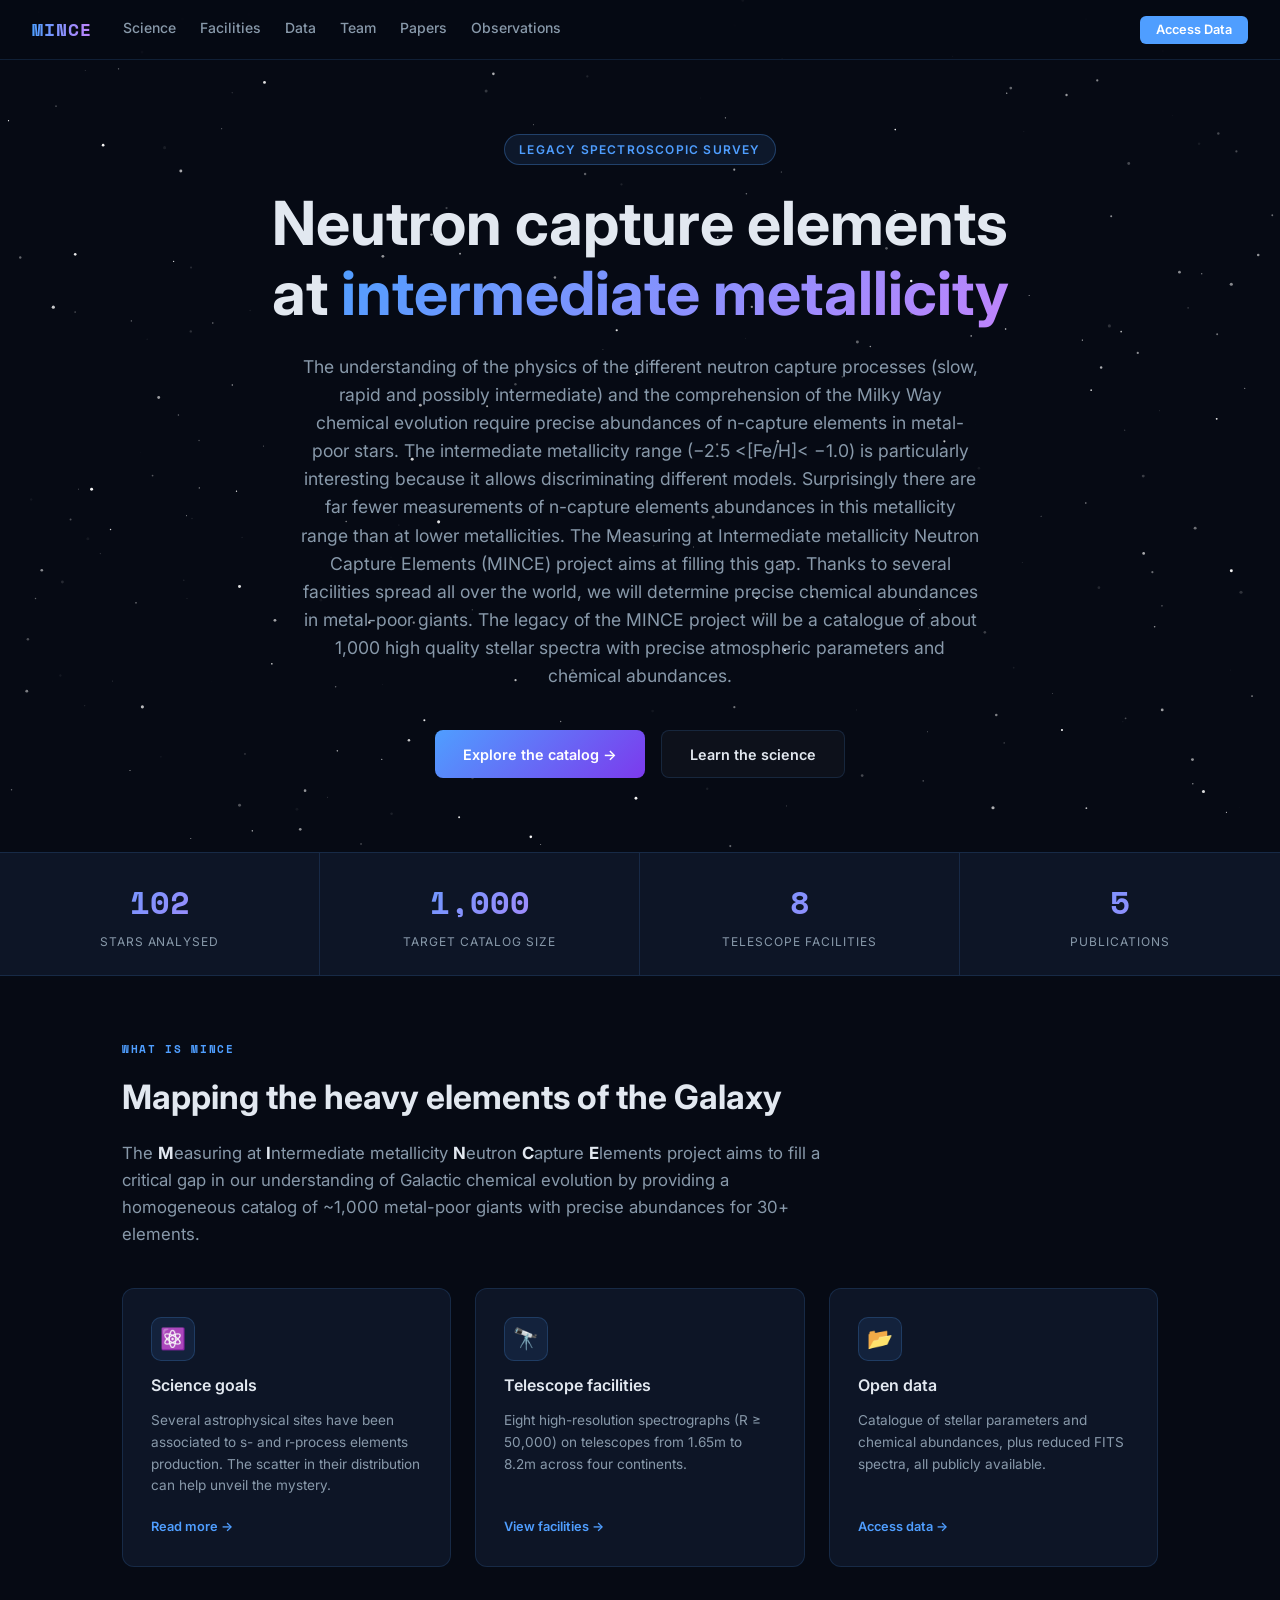
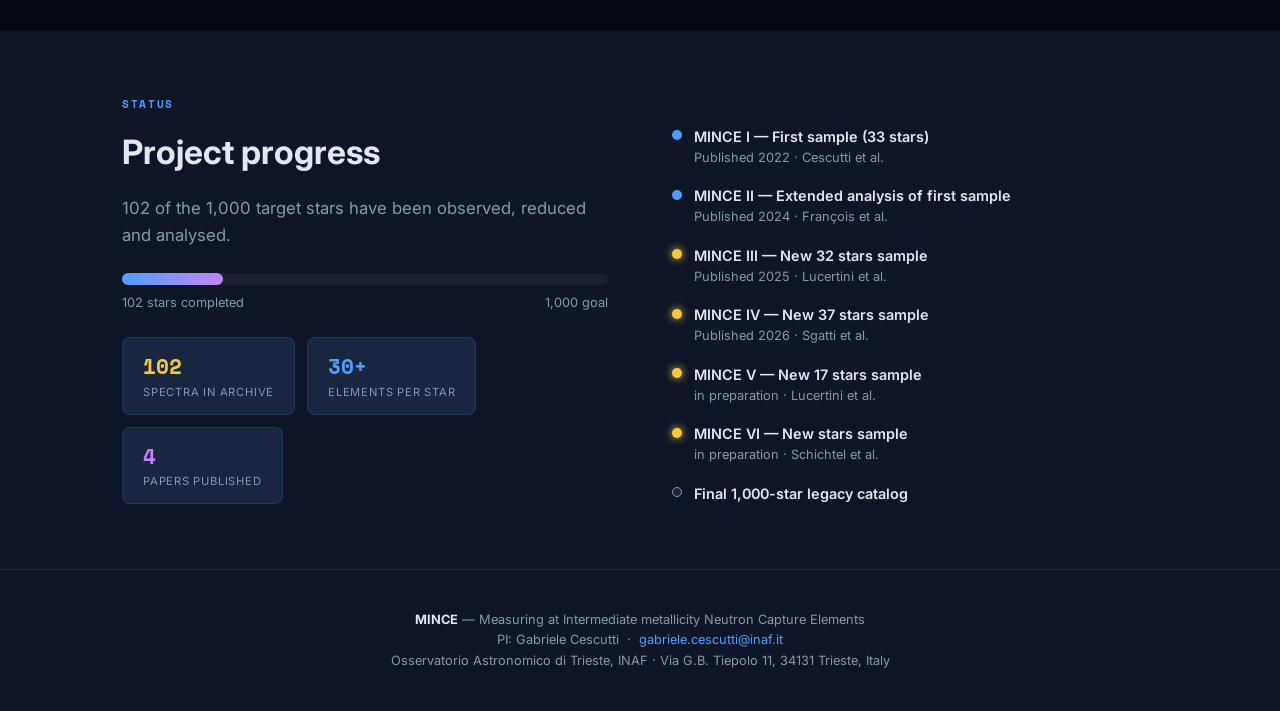
<file: index.html>
<!DOCTYPE html>
<html lang="en">
<head>
<meta charset="UTF-8">
<meta name="viewport" content="width=device-width, initial-scale=1.0">
<title>MINCE — Measuring at Intermediate metallicity Neutron Capture Elements</title>
<link rel="stylesheet" href="style.css">
<style>
.hero {
  position:relative; z-index:1; min-height:88vh;
  display:flex; flex-direction:column; justify-content:center; align-items:center;
  text-align:center; padding:4rem 2rem;
}
.hero-badge {
  display:inline-block;
  background:rgba(79,158,255,.1); border:1px solid rgba(79,158,255,.3);
  color:var(--accent); font-size:.75rem; font-weight:600;
  letter-spacing:.1em; text-transform:uppercase;
  padding:.3rem .9rem; border-radius:20px; margin-bottom:1.5rem;
}
.hero h1 { font-size:clamp(2rem,5vw,3.8rem); font-weight:700; line-height:1.15; margin-bottom:1.5rem; max-width:900px; }
.hero > p { font-size:1.1rem; color:var(--muted); max-width:680px; margin-bottom:2.5rem; }
.hero-btns { display:flex; gap:1rem; flex-wrap:wrap; justify-content:center; }

/* summary cards on home */
.summary-grid { display:grid; grid-template-columns:repeat(3,1fr); gap:1.5rem; }
.sum-card {
  background:var(--surface); border:1px solid var(--border); border-radius:12px;
  padding:1.75rem; display:flex; flex-direction:column; gap:.75rem;
  transition:border-color .2s, transform .2s; text-decoration:none; color:inherit;
}
.sum-card:hover { border-color:var(--accent); transform:translateY(-3px); }
.sum-card .card-icon { margin-bottom:0; }
.sum-card h3 { font-size:1rem; font-weight:600; }
.sum-card p  { font-size:.85rem; color:var(--muted); flex:1; }
.sum-card .arrow { font-size:.8rem; color:var(--accent); font-weight:600; margin-top:.5rem; }

/* progress */
.prog-wrap { display:grid; grid-template-columns:1fr 1fr; gap:4rem; align-items:center; }
.prog-bar-outer { background:rgba(255,255,255,.05); border-radius:999px; height:12px; margin:1rem 0 .5rem; }
.prog-bar-inner { height:100%; border-radius:999px; background:linear-gradient(90deg,var(--accent),var(--accent2)); width:20.7%; }
.prog-labels { display:flex; justify-content:space-between; font-size:.8rem; color:var(--muted); }
.mini-stats { display:flex; gap:.75rem; flex-wrap:wrap; margin-top:1.5rem; }
.mini-stat {
  background:var(--surface2); border:1px solid var(--border); border-radius:8px;
  padding:.75rem 1.25rem;
}
.mini-stat-num { font-size:1.3rem; font-weight:700; font-family:'Space Mono',monospace; }
.mini-stat-num.blue   { color:var(--accent); }
.mini-stat-num.purple { color:var(--accent2); }
.mini-stat-num.gold   { color:var(--gold); }
.mini-stat-label { font-size:.7rem; color:var(--muted); text-transform:uppercase; letter-spacing:.07em; }

.milestone-list { list-style:none; display:flex; flex-direction:column; gap:1rem; }
.milestone-item { display:flex; align-items:flex-start; gap:.75rem; }
.milestone-dot { width:10px; height:10px; border-radius:50%; margin-top:.35rem; flex-shrink:0; }
.dot-done   { background:var(--accent); }
.dot-active { background:var(--gold); box-shadow:0 0 8px var(--gold); }
.dot-pending { background:var(--surface2); border:1px solid var(--muted); }
.milestone-title { font-size:.9rem; font-weight:600; }
.milestone-desc  { font-size:.8rem; color:var(--muted); }

@media (max-width:768px) {
  .summary-grid { grid-template-columns:1fr; }
  .prog-wrap { grid-template-columns:1fr; }
}
</style>
</head>
<body>
<canvas id="starfield"></canvas>

<nav>
  <a href="index.html" class="nav-logo">MINCE</a>
  <div class="nav-links">
    <a href="science.html">Science</a>
    <a href="facilities.html">Facilities</a>
    <a href="data.html">Data</a>
    <a href="team.html">Team</a>
    <a href="papers.html">Papers</a>
    <a href="observations.html">Observations</a>
  </div>
  <div class="nav-right"><a href="data.html" class="btn-sm">Access Data</a></div>
</nav>

<!-- HERO -->
<div class="hero">
  <div class="hero-badge">Legacy spectroscopic survey</div>
  <h1>Neutron capture elements<br>at <span class="hl">intermediate metallicity</span></h1>
  <p>The understanding of the physics of the different neutron capture processes (slow, rapid and possibly intermediate) and the comprehension of the Milky Way chemical evolution require precise abundances of n-capture elements in metal-poor stars.  The intermediate metallicity range (−2.5 <[Fe/H]<  −1.0) is particularly interesting because it allows discriminating different models. Surprisingly there are far fewer measurements of n-capture elements abundances in this metallicity range than at lower metallicities. 
The Measuring at Intermediate metallicity Neutron Capture Elements (MINCE) project aims at filling this gap. 

Thanks to several facilities spread all over the world, we will determine precise chemical abundances in metal-poor giants.  The legacy of the MINCE project will be a catalogue of about 1,000 high quality stellar spectra with precise atmospheric parameters and chemical abundances.</p>
  <div class="hero-btns">
    <a href="data.html" class="btn-primary">Explore the catalog →</a>
    <a href="science.html" class="btn-outline">Learn the science</a>
  </div>
</div>

<!-- STATS -->
<div class="stats-bar">
  <div class="stat-item"><div class="stat-num">102</div><div class="stat-label">Stars analysed</div></div>
  <div class="stat-item"><div class="stat-num">1,000</div><div class="stat-label">Target catalog size</div></div>
  <div class="stat-item"><div class="stat-num">8</div><div class="stat-label">Telescope facilities</div></div>
  <div class="stat-item"><div class="stat-num">5</div><div class="stat-label">Publications</div></div>
</div>

<!-- ABOUT -->
<section>
  <div class="section-inner">
    <div class="section-tag">What is MINCE</div>
    <h2>Mapping the heavy elements of the Galaxy</h2>
    <p class="lead">The <strong style="color:var(--text)">M</strong>easuring at <strong style="color:var(--text)">I</strong>ntermediate metallicity <strong style="color:var(--text)">N</strong>eutron <strong style="color:var(--text)">C</strong>apture <strong style="color:var(--text)">E</strong>lements project aims to fill a critical gap in our understanding of Galactic chemical evolution by providing a homogeneous catalog of ~1,000 metal-poor giants with precise abundances for 30+ elements.</p>
    <div class="summary-grid">
      <a href="science.html" class="sum-card">
        <div class="card-icon">⚛️</div>
        <h3>Science goals</h3>
        <p>Several astrophysical sites have been associated to s- and r-process elements production. The scatter in their distribution can help unveil the mystery.</p>
        <div class="arrow">Read more →</div>
      </a>
      <a href="facilities.html" class="sum-card">
        <div class="card-icon">🔭</div>
        <h3>Telescope facilities</h3>
        <p>Eight high-resolution spectrographs (R ≥ 50,000) on telescopes from 1.65m to 8.2m across four continents.</p>
        <div class="arrow">View facilities →</div>
      </a>
      <a href="data.html" class="sum-card">
        <div class="card-icon">📂</div>
        <h3>Open data</h3>
        <p>Catalogue of stellar parameters and chemical abundances, plus reduced FITS spectra, all publicly available.</p>
        <div class="arrow">Access data →</div>
      </a>
    </div>
  </div>
</section>

<!-- PROGRESS -->
<section class="alt-bg">
  <div class="section-inner">
    <div class="section-tag">Status</div>
    <div class="prog-wrap">
      <div>
        <h2>Project progress</h2>
        <p class="lead" style="margin-bottom:1.5rem;">102 of the 1,000 target stars have been observed, reduced and analysed.</p>
        <div class="prog-bar-outer"><div class="prog-bar-inner"></div></div>
        <div class="prog-labels"><span>102 stars completed</span><span>1,000 goal</span></div>
        <div class="mini-stats">
          <div class="mini-stat"><div class="mini-stat-num gold">102</div><div class="mini-stat-label">spectra in archive</div></div>
          <div class="mini-stat"><div class="mini-stat-num blue">30+</div><div class="mini-stat-label">elements per star</div></div>
          <div class="mini-stat"><div class="mini-stat-num purple">4</div><div class="mini-stat-label">papers published</div></div>
        </div>
      </div>
      <ul class="milestone-list">
        <li class="milestone-item"><div class="milestone-dot dot-done"></div><div>
          <div class="milestone-title">MINCE I — First sample (33 stars)</div>
          <div class="milestone-desc">Published 2022 · Cescutti et al.</div>
        </div></li>
        <li class="milestone-item"><div class="milestone-dot dot-done"></div><div>
          <div class="milestone-title">MINCE II — Extended analysis of first sample</div>
          <div class="milestone-desc">Published 2024 · François et al.</div>
        </div></li>
        <li class="milestone-item"><div class="milestone-dot dot-active"></div><div>
          <div class="milestone-title">MINCE III — New 32 stars sample</div>
          <div class="milestone-desc">Published 2025 · Lucertini et al.</div>
        </div></li>
        <li class="milestone-item"><div class="milestone-dot dot-active"></div><div>
          <div class="milestone-title">MINCE IV — New 37 stars sample</div>
          <div class="milestone-desc">Published 2026 · Sgatti et al.</div>
        </div></li>
        <li class="milestone-item"><div class="milestone-dot dot-active"></div><div>
          <div class="milestone-title">MINCE V — New 17 stars sample</div>
          <div class="milestone-desc">in preparation · Lucertini et al.</div>
        </div></li>
        <li class="milestone-item"><div class="milestone-dot dot-active"></div><div>
          <div class="milestone-title">MINCE VI — New stars sample</div>
          <div class="milestone-desc">in preparation · Schichtel et al.</div>
        </div></li>
        <li class="milestone-item"><div class="milestone-dot dot-pending"></div><div>
          <div class="milestone-title">Final 1,000-star legacy catalog</div>
          <div class="milestone-desc"></div>
        </div></li>
      </ul>
    </div>
  </div>
</section>

<!-- FOOTER -->
<footer>
  <strong>MINCE</strong> — Measuring at Intermediate metallicity Neutron Capture Elements<br>
  PI: Gabriele Cescutti &nbsp;·&nbsp; <a href="mailto:gabriele.cescutti@inaf.it">gabriele.cescutti@inaf.it</a><br>
  Osservatorio Astronomico di Trieste, INAF · Via G.B. Tiepolo 11, 34131 Trieste, Italy
</footer>

<script src="nav.js"></script>
</body>
</html>
</file>
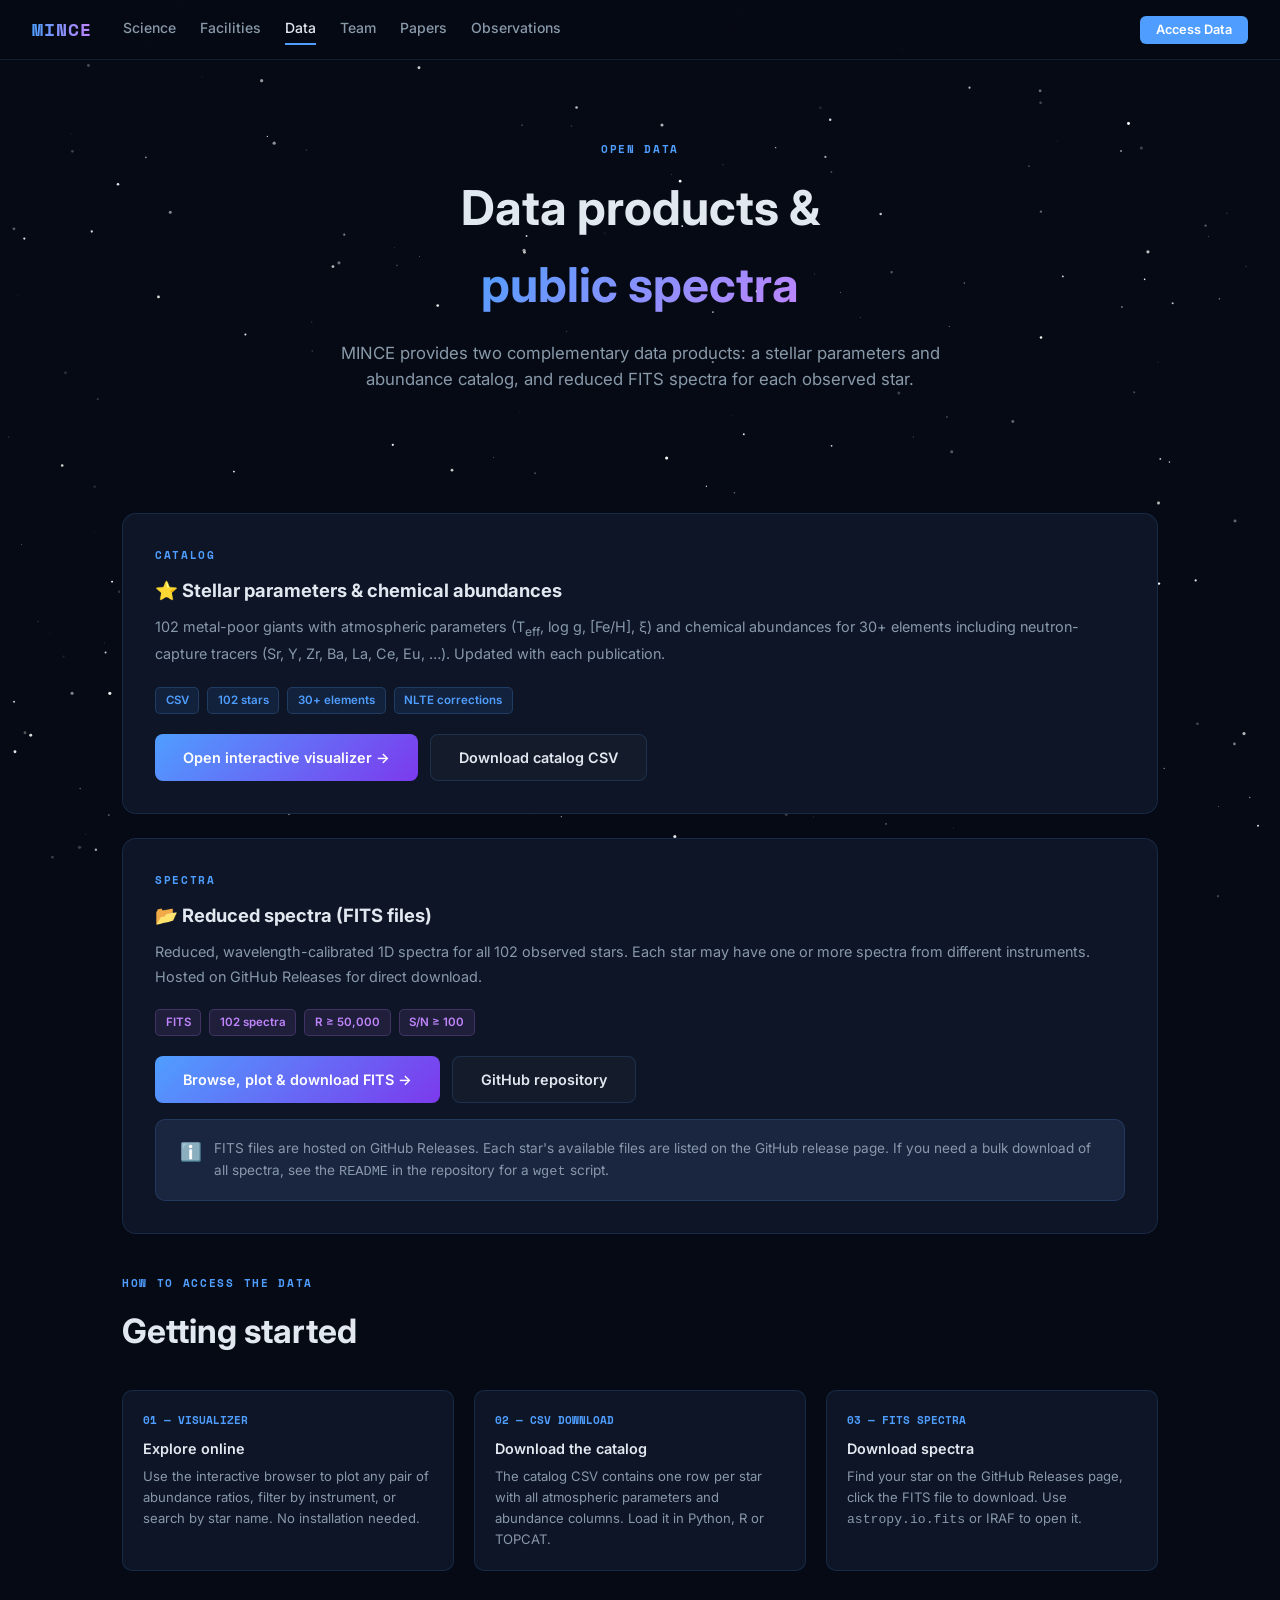
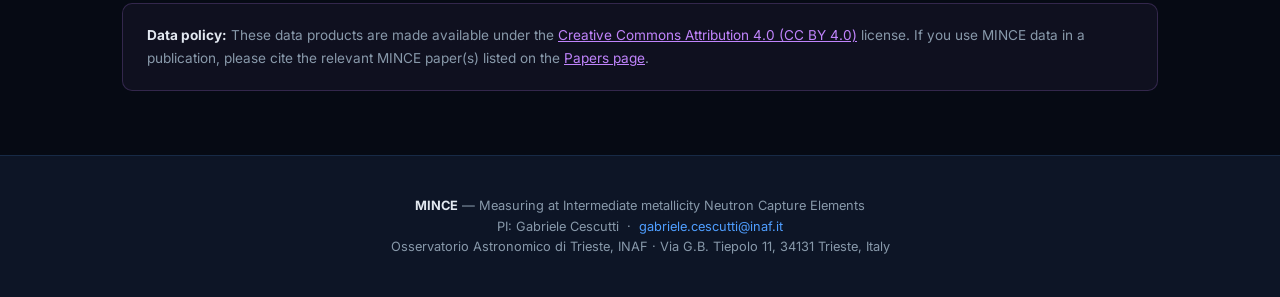
<file: data.html>
<!DOCTYPE html>
<html lang="en">
<head>
<meta charset="UTF-8">
<meta name="viewport" content="width=device-width, initial-scale=1.0">
<title>Data — MINCE</title>
<link rel="stylesheet" href="style.css">
<style>
.data-block {
  background:var(--surface); border:1px solid var(--border); border-radius:14px;
  padding:2rem; margin-bottom:1.5rem;
}
.data-block h3 { font-size:1.15rem; font-weight:700; margin-bottom:.6rem; }
.data-block p  { font-size:.9rem; color:var(--muted); margin-bottom:1.25rem; line-height:1.7; }
.data-btns { display:flex; gap:.75rem; flex-wrap:wrap; }

.fits-info {
  background:var(--surface2); border:1px solid var(--border); border-radius:10px;
  padding:1.1rem 1.5rem; font-size:.85rem; color:var(--muted);
  display:flex; align-items:flex-start; gap:.75rem; margin-top:1rem;
}
.fits-info-icon { font-size:1.1rem; flex-shrink:0; }

.how-grid { display:grid; grid-template-columns:repeat(3,1fr); gap:1.25rem; margin-top:2rem; }
.how-step {
  background:var(--surface); border:1px solid var(--border); border-radius:10px; padding:1.25rem;
}
.how-step .num {
  font-family:'Space Mono',monospace; font-size:.7rem; font-weight:700;
  color:var(--accent); margin-bottom:.5rem;
}
.how-step h4 { font-size:.9rem; font-weight:600; margin-bottom:.4rem; }
.how-step p  { font-size:.82rem; color:var(--muted); line-height:1.6; }

.license-box {
  background:rgba(192,132,252,.05); border:1px solid rgba(192,132,252,.2);
  border-radius:10px; padding:1.25rem 1.5rem; font-size:.85rem;
  color:var(--muted); margin-top:2rem; line-height:1.7;
}
.license-box a { color:var(--accent2); }

@media (max-width:768px) { .how-grid { grid-template-columns:1fr; } }
</style>
</head>
<body>
<canvas id="starfield"></canvas>

<nav>
  <a href="index.html" class="nav-logo">MINCE</a>
  <div class="nav-links">
    <a href="science.html">Science</a>
    <a href="facilities.html">Facilities</a>
    <a href="data.html">Data</a>
    <a href="team.html">Team</a>
    <a href="papers.html">Papers</a>
    <a href="observations.html">Observations</a>
  </div>
  <div class="nav-right"><a href="data.html" class="btn-sm">Access Data</a></div>
</nav>

<div class="page-header">
  <div class="section-tag">Open data</div>
  <h1>Data products &amp;<br><span class="hl">public spectra</span></h1>
  <p>MINCE provides two complementary data products: a stellar parameters and abundance catalog, and reduced FITS spectra for each observed star.</p>
</div>

<section>
  <div class="section-inner">

    <!-- CATALOG -->
    <div class="data-block">
      <div class="section-tag">Catalog</div>
      <h3>⭐ Stellar parameters &amp; chemical abundances</h3>
      <p>102 metal-poor giants with atmospheric parameters (T<sub>eff</sub>, log&nbsp;g, [Fe/H], ξ) and chemical abundances for 30+ elements including neutron-capture tracers (Sr, Y, Zr, Ba, La, Ce, Eu, …). Updated with each publication.</p>
      <div class="tag-row">
        <span class="tag">CSV</span>
        <span class="tag">102 stars</span>
        <span class="tag">30+ elements</span>
        <span class="tag">NLTE corrections</span>
      </div>
      <div class="data-btns">
        <a id="btn-visualizer" href="#" class="btn-primary" target="_blank">Open interactive visualizer →</a>
        <a id="btn-csv"        href="#" class="btn-outline"  target="_blank">Download catalog CSV</a>
      </div>
    </div>

    <!-- FITS -->
    <div class="data-block">
      <div class="section-tag">Spectra</div>
      <h3>📂 Reduced spectra (FITS files)</h3>
      <p>Reduced, wavelength-calibrated 1D spectra for all 102 observed stars. Each star may have one or more spectra from different instruments. Hosted on GitHub Releases for direct download.</p>
      <div class="tag-row">
        <span class="tag purple">FITS</span>
        <span class="tag purple">102 spectra</span>
        <span class="tag purple">R ≥ 50,000</span>
        <span class="tag purple">S/N ≥ 100</span>
      </div>
      <div class="data-btns">
        <a id="btn-releases" href="#" class="btn-primary" target="_blank">Browse, plot &amp; download FITS →</a>
        <a id="btn-repo"     href="#" class="btn-outline"  target="_blank">GitHub repository</a>
      </div>
      <div class="fits-info">
        <span class="fits-info-icon">ℹ️</span>
        <span>FITS files are hosted on GitHub Releases. Each star's available files are listed on the GitHub release page. If you need a bulk download of all spectra, see the <code>README</code> in the repository for a <code>wget</code> script.</span>
      </div>
    </div>

    <!-- HOW TO CITE -->
    <div style="margin-top:2.5rem;">
      <div class="section-tag">How to access the data</div>
      <h2>Getting started</h2>
      <div class="how-grid">
        <div class="how-step">
          <div class="num">01 — VISUALIZER</div>
          <h4>Explore online</h4>
          <p>Use the interactive browser to plot any pair of abundance ratios, filter by instrument, or search by star name. No installation needed.</p>
        </div>
        <div class="how-step">
          <div class="num">02 — CSV DOWNLOAD</div>
          <h4>Download the catalog</h4>
          <p>The catalog CSV contains one row per star with all atmospheric parameters and abundance columns. Load it in Python, R or TOPCAT.</p>
        </div>
        <div class="how-step">
          <div class="num">03 — FITS SPECTRA</div>
          <h4>Download spectra</h4>
          <p>Find your star on the GitHub Releases page, click the FITS file to download. Use <code>astropy.io.fits</code> or IRAF to open it.</p>
        </div>
      </div>
    </div>

    <div class="license-box">
      <strong style="color:var(--text);">Data policy:</strong>
      These data products are made available under the
      <a href="https://creativecommons.org/licenses/by/4.0/" target="_blank">Creative Commons Attribution 4.0 (CC BY 4.0)</a> license.
      If you use MINCE data in a publication, please cite the relevant MINCE paper(s)
      listed on the <a href="papers.html" style="color:var(--accent2);">Papers page</a>.
    </div>
  </div>
</section>

<footer>
  <strong>MINCE</strong> — Measuring at Intermediate metallicity Neutron Capture Elements<br>
  PI: Gabriele Cescutti &nbsp;·&nbsp; <a href="mailto:gabriele.cescutti@inaf.it">gabriele.cescutti@inaf.it</a><br>
  Osservatorio Astronomico di Trieste, INAF · Via G.B. Tiepolo 11, 34131 Trieste, Italy
</footer>

<script src="config.js"></script>
<script src="nav.js"></script>
<script>
// Wire up links from config.js
document.getElementById('btn-visualizer').href = MINCE.github.visualizerUrl;
document.getElementById('btn-csv').href        = MINCE.github.catalogCsv;
document.getElementById('btn-releases').href   = MINCE.github.spectraUrl || MINCE.github.releasesUrl;
document.getElementById('btn-repo').href       = MINCE.github.repoUrl;
</script>
</body>
</html>
</file>
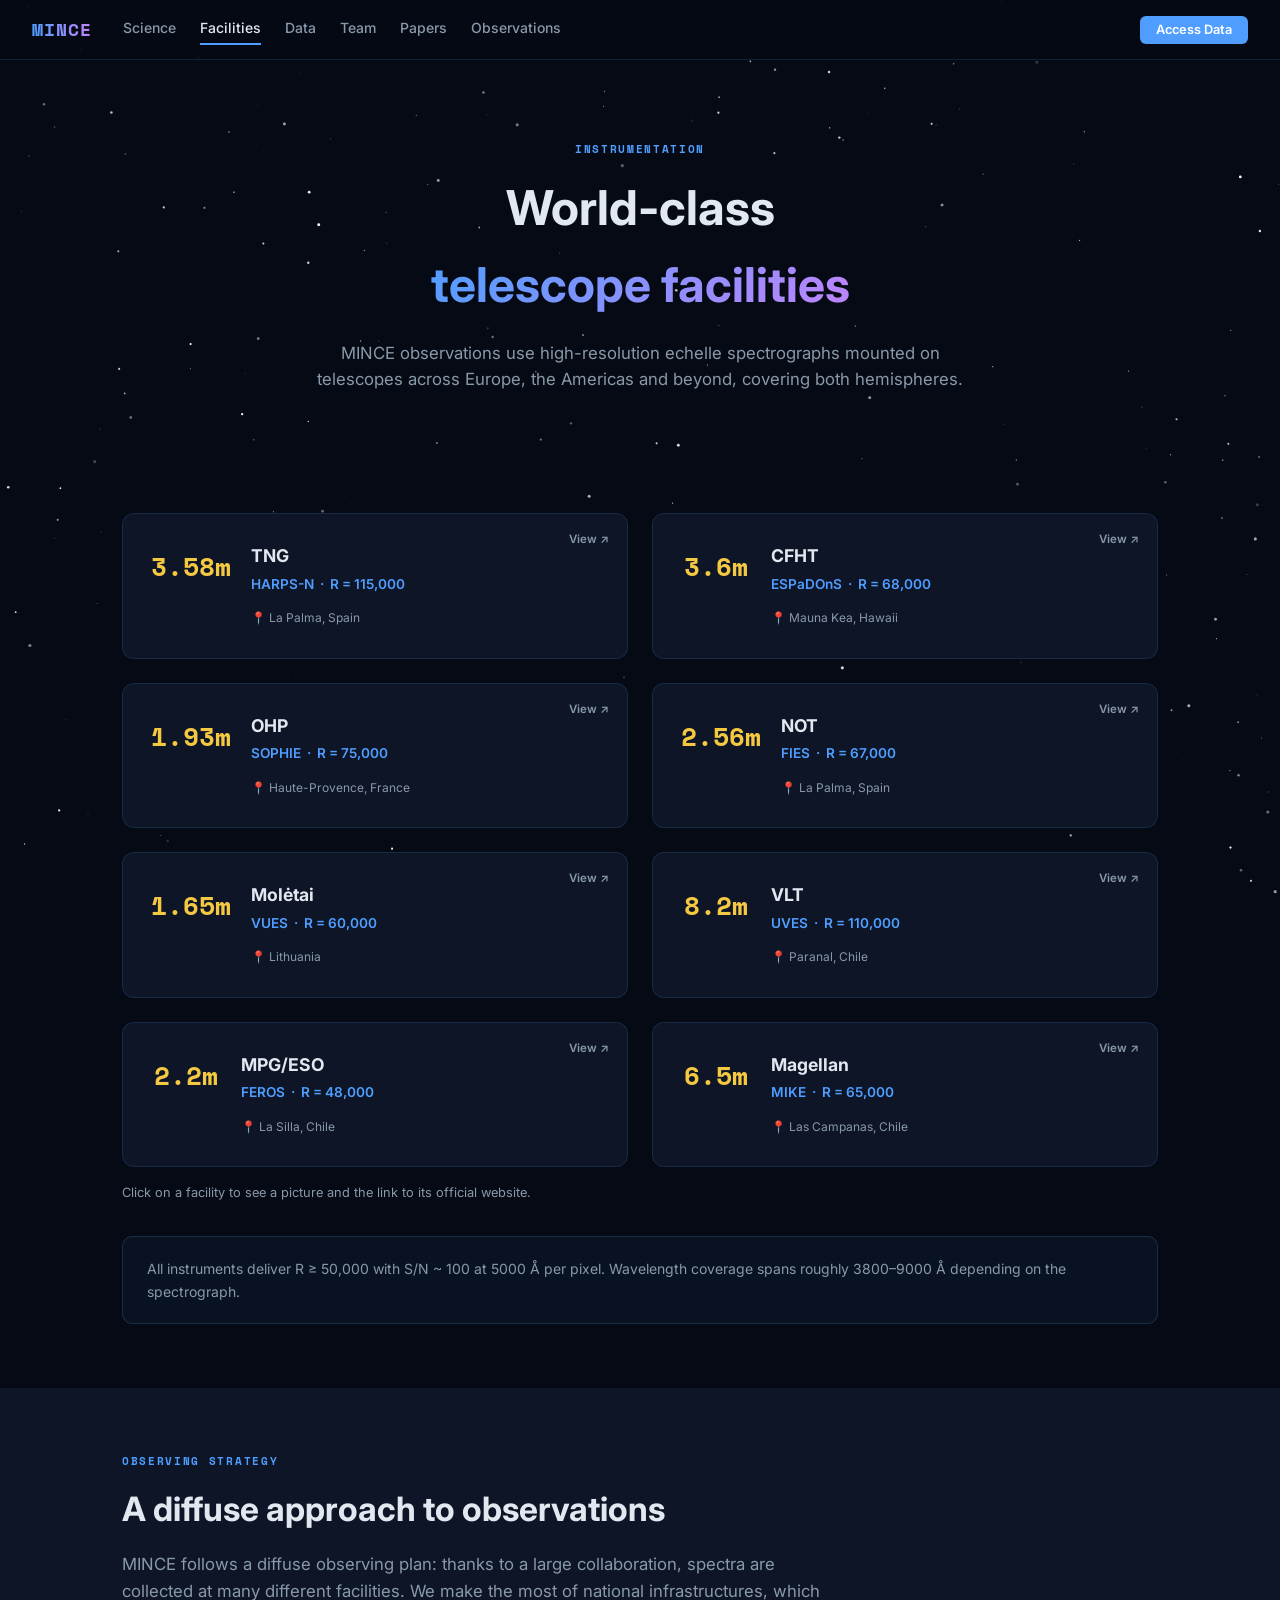
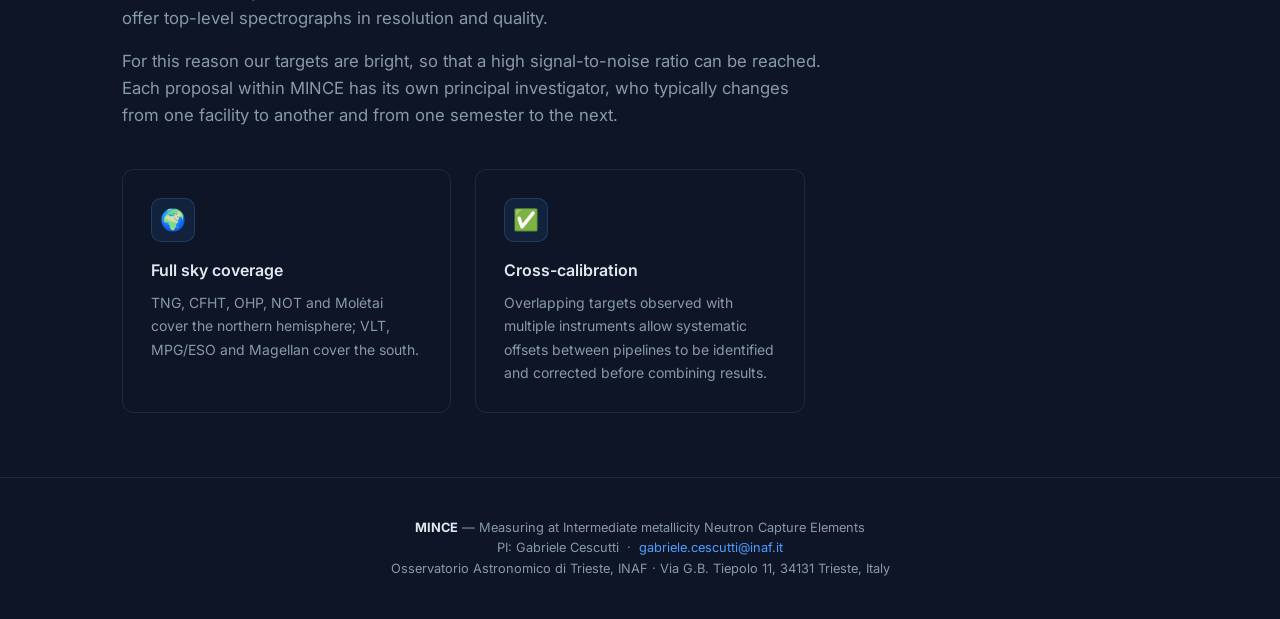
<file: facilities.html>
<!DOCTYPE html>
<html lang="en">
<head>
<meta charset="UTF-8">
<meta name="viewport" content="width=device-width, initial-scale=1.0">
<title>Facilities — MINCE</title>
<link rel="stylesheet" href="style.css">
<style>
#fac-grid {
  display:grid; grid-template-columns:repeat(2,1fr); gap:1.5rem;
}
.fac-card {
  background:var(--surface); border:1px solid var(--border); border-radius:12px;
  padding:1.75rem; display:grid; grid-template-columns:auto 1fr; gap:1.25rem;
  align-items:start; transition:border-color .2s;
}
.fac-card:hover { border-color:var(--accent2); }
.fac-card { cursor:pointer; position:relative; }
.fac-card:focus-visible { outline:2px solid var(--accent); outline-offset:2px; }
.fac-more {
  position:absolute; top:1rem; right:1.1rem; font-size:.72rem; font-weight:600;
  color:var(--muted); transition:color .2s;
}
.fac-card:hover .fac-more { color:var(--accent2); }

/* ── lightbox ── */
.lb { position:fixed; inset:0; z-index:500; background:rgba(3,6,14,.86); backdrop-filter:blur(6px);
  display:none; align-items:center; justify-content:center; padding:2rem; }
.lb.open { display:flex; }
.lb-box { position:relative; max-width:min(1100px,94vw); max-height:92vh; display:flex; flex-direction:column;
  background:var(--surface); border:1px solid var(--border); border-radius:14px; overflow:hidden; }
.lb-img-wrap { position:relative; background:#02040a; display:flex; align-items:center; justify-content:center;
  min-width:min(560px,90vw); min-height:260px; }
.lb-img-wrap img { display:block; max-width:100%; max-height:68vh; object-fit:contain; }
.lb-missing { color:var(--muted); font-size:.85rem; padding:3rem 2rem; text-align:center; line-height:1.7; }
.lb-missing code { color:var(--accent); font-family:'Space Mono',monospace; }
.lb-credit { position:absolute; right:.6rem; bottom:.4rem; font-size:.68rem; color:rgba(255,255,255,.6);
  background:rgba(0,0,0,.45); padding:.1rem .45rem; border-radius:4px; }
.lb-info { display:flex; align-items:center; gap:1.5rem; padding:1.1rem 1.4rem; flex-wrap:wrap; }
.lb-title { font-size:1.15rem; font-weight:700; }
.lb-sub { font-size:.82rem; color:var(--muted); }
.lb-sub b { color:var(--accent); font-weight:600; }
.lb-info .btn-primary { margin-left:auto; }
.lb-close, .lb-nav { position:absolute; background:rgba(0,0,0,.5); border:1px solid var(--border); color:#fff;
  border-radius:50%; width:38px; height:38px; cursor:pointer; font-size:1rem; display:flex; align-items:center;
  justify-content:center; transition:background .2s; z-index:2; }
.lb-close:hover, .lb-nav:hover { background:rgba(79,158,255,.35); }
.lb-close { top:.7rem; right:.7rem; }
.lb-nav { top:calc(34vh - 19px); }
.lb-prev { left:.7rem; } .lb-next { right:.7rem; }
.fac-aperture {
  font-family:'Space Mono',monospace; font-size:1.6rem; font-weight:700;
  color:var(--gold); text-align:center; min-width:70px; padding-top:.25rem;
}
.fac-name { font-size:1.1rem; font-weight:700; margin-bottom:.2rem; }
.fac-spec { font-size:.85rem; color:var(--accent); font-weight:600; margin-bottom:.3rem; }
.fac-res  { font-size:.8rem; color:var(--muted); }
.fac-loc  {
  display:inline-flex; align-items:center; gap:.35rem;
  font-size:.75rem; color:var(--muted); margin-top:.5rem;
}

.note-box {
  background:rgba(79,158,255,.06); border:1px solid rgba(79,158,255,.2);
  border-radius:10px; padding:1.25rem 1.5rem;
  font-size:.875rem; color:var(--muted); line-height:1.65;
  margin-top:2rem;
}
.note-box strong { color:var(--text); }

@media (max-width:768px) { #fac-grid { grid-template-columns:1fr; } }
</style>
</head>
<body>
<canvas id="starfield"></canvas>

<nav>
  <a href="index.html" class="nav-logo">MINCE</a>
  <div class="nav-links">
    <a href="science.html">Science</a>
    <a href="facilities.html">Facilities</a>
    <a href="data.html">Data</a>
    <a href="team.html">Team</a>
    <a href="papers.html">Papers</a>
    <a href="observations.html">Observations</a>
  </div>
  <div class="nav-right"><a href="data.html" class="btn-sm">Access Data</a></div>
</nav>

<div class="page-header">
  <div class="section-tag">Instrumentation</div>
  <h1> World-class<br><span class="hl">telescope facilities</span></h1>
  <p>MINCE observations use high-resolution echelle spectrographs mounted on telescopes across Europe, the Americas and beyond, covering both hemispheres.</p>
</div>

<section>
  <div class="section-inner">
    <div id="fac-grid"><!-- filled by JS --></div>
    <p style="font-size:.8rem;color:var(--muted);margin-top:1rem;">Click on a facility to see a picture and the link to its official website.</p>
    <div class="note-box">
      All instruments deliver R ≥ 50,000 with S/N ~ 100 at 5000 Å per pixel.
      Wavelength coverage spans roughly 3800–9000 Å depending on the spectrograph.
    </div>
  </div>
</section>

<section class="alt-bg">
  <div class="section-inner">
    <div class="section-tag">Observing strategy</div>
    <h2>A diffuse approach to observations</h2>
    <p class="lead" style="margin-bottom:1rem;">MINCE follows a diffuse observing plan: thanks to a large collaboration, spectra are collected at many different facilities. We make the most of national infrastructures, which offer top-level spectrographs in resolution and quality.</p>
    <p class="lead">For this reason our targets are bright, so that a high signal-to-noise ratio can be reached. Each proposal within MINCE has its own principal investigator, who typically changes from one facility to another and from one semester to the next.</p>
    <div class="grid-3">
      <div class="card">
        <div class="card-icon">🌍</div>
        <h3>Full sky coverage</h3>
        <p>TNG, CFHT, OHP, NOT and Molėtai cover the northern hemisphere; VLT, MPG/ESO and Magellan cover the south.</p>
      </div>
      <div class="card">
        <div class="card-icon">✅</div>
        <h3>Cross-calibration</h3>
        <p>Overlapping targets observed with multiple instruments allow systematic offsets between pipelines to be identified and corrected before combining results.</p>
      </div>
    </div>
  </div>
</section>

<!-- LIGHTBOX -->
<div class="lb" id="lb" role="dialog" aria-modal="true" aria-labelledby="lb-title">
  <div class="lb-box">
    <button class="lb-close" id="lb-close" aria-label="Close">✕</button>
    <div class="lb-img-wrap" id="lb-img-wrap">
      <button class="lb-nav lb-prev" id="lb-prev" aria-label="Previous">‹</button>
      <button class="lb-nav lb-next" id="lb-next" aria-label="Next">›</button>
    </div>
    <div class="lb-info">
      <div>
        <div class="lb-title" id="lb-title"></div>
        <div class="lb-sub" id="lb-sub"></div>
      </div>
      <a class="btn-primary" id="lb-link" href="#" target="_blank" rel="noopener">Official website ↗</a>
    </div>
  </div>
</div>

<footer>
  <strong>MINCE</strong> — Measuring at Intermediate metallicity Neutron Capture Elements<br>
  PI: Gabriele Cescutti &nbsp;·&nbsp; <a href="mailto:gabriele.cescutti@inaf.it">gabriele.cescutti@inaf.it</a><br>
  Osservatorio Astronomico di Trieste, INAF · Via G.B. Tiepolo 11, 34131 Trieste, Italy
</footer>

<script src="config.js"></script>
<script src="nav.js"></script>
<script>
// ── Facilities: everything comes from MINCE.facilities in config.js ─────────
const IMG_DIR = 'images/facilities/';
const IMG_EXT = ['jpg', 'jpeg', 'png', 'webp'];
const FAC = MINCE.facilities;
const esc = s => String(s ?? '').replace(/[&<>"']/g, c => ({'&':'&amp;','<':'&lt;','>':'&gt;','"':'&quot;',"'":'&#39;'}[c]));

// "MPG/ESO" -> "MPG_ESO", "Molėtai" -> "Moletai"
const slug = n => n.normalize('NFD').replace(/[̀-ͯ]/g, '').replace(/[^A-Za-z0-9.-]+/g, '_').replace(/^_|_$/g, '');

function imageCandidates(f) {
  if (f.image) return [f.image.includes('/') ? f.image : IMG_DIR + f.image];
  const names = [...new Set([slug(f.name), slug(f.name).toLowerCase()])];
  return names.flatMap(n => IMG_EXT.map(e => IMG_DIR + n + '.' + e));
}

// headline count
const WORDS = ['Zero','One','Two','Three','Four','Five','Six','Seven','Eight','Nine','Ten','Eleven','Twelve'];
const countEl = document.getElementById('fac-count');   // optional: <span id="fac-count"></span> in the title
if (countEl) countEl.textContent = WORDS[FAC.length] || FAC.length;

// cards
document.getElementById('fac-grid').innerHTML = FAC.map((f, i) => `
  <div class="fac-card" tabindex="0" role="button" data-i="${i}" aria-label="${esc(f.name)}: picture and website">
    <span class="fac-more">View ↗</span>
    <div class="fac-aperture">${esc(f.aperture)}</div>
    <div>
      <div class="fac-name">${esc(f.name)}</div>
      <div class="fac-spec">${esc(f.spectrograph)} &nbsp;·&nbsp; R = ${esc(f.resolution)}</div>
      <div class="fac-loc">📍 ${esc(f.location)}</div>
    </div>
  </div>`).join('');

// lightbox
const lb = document.getElementById('lb'), wrap = document.getElementById('lb-img-wrap');
let cur = -1, lastFocus = null;

function loadFirst(urls, onOk, onFail, k = 0) {
  if (k >= urls.length) return onFail();
  const img = new Image();
  img.onload = () => onOk(img);
  img.onerror = () => loadFirst(urls, onOk, onFail, k + 1);
  img.src = encodeURI(urls[k]);
}

function openFac(i) {
  cur = (i + FAC.length) % FAC.length;
  const f = FAC[cur];
  document.getElementById('lb-title').textContent = f.name + (f.aperture ? ' · ' + f.aperture : '');
  document.getElementById('lb-sub').innerHTML =
    `<b>${esc(f.spectrograph)}</b> · R = ${esc(f.resolution)} · 📍 ${esc(f.location)}`;
  const link = document.getElementById('lb-link');
  link.style.display = f.url ? '' : 'none';
  link.href = f.url || '#';
  wrap.querySelectorAll('img,.lb-missing,.lb-credit').forEach(e => e.remove());
  wrap.insertAdjacentHTML('beforeend', '<div class="lb-missing">Loading…</div>');
  const shown = cur;
  const cands = imageCandidates(f);
  loadFirst(cands, img => {
    if (shown !== cur) return;
    wrap.querySelector('.lb-missing')?.remove();
    img.alt = f.name + ' telescope';
    wrap.appendChild(img);
    if (f.credit) wrap.insertAdjacentHTML('beforeend', `<span class="lb-credit">© ${esc(f.credit)}</span>`);
  }, () => {
    if (shown !== cur) return;
    wrap.querySelector('.lb-missing').innerHTML =
      `No picture yet for <b>${esc(f.name)}</b>.<br>Add <code>${esc(cands[0])}</code> to the repository.`;
  });
  if (!lb.classList.contains('open')) { lastFocus = document.activeElement; lb.classList.add('open'); }
  document.getElementById('lb-close').focus();
}
function closeFac() { lb.classList.remove('open'); cur = -1; if (lastFocus) lastFocus.focus(); }

const grid = document.getElementById('fac-grid');
grid.addEventListener('click', e => { const c = e.target.closest('.fac-card'); if (c) openFac(+c.dataset.i); });
grid.addEventListener('keydown', e => {
  const c = e.target.closest('.fac-card');
  if (c && (e.key === 'Enter' || e.key === ' ')) { e.preventDefault(); openFac(+c.dataset.i); }
});
document.getElementById('lb-close').onclick = closeFac;
document.getElementById('lb-prev').onclick = () => openFac(cur - 1);
document.getElementById('lb-next').onclick = () => openFac(cur + 1);
lb.addEventListener('click', e => { if (e.target === lb) closeFac(); });
document.addEventListener('keydown', e => {
  if (!lb.classList.contains('open')) return;
  if (e.key === 'Escape') closeFac();
  else if (e.key === 'ArrowLeft') openFac(cur - 1);
  else if (e.key === 'ArrowRight') openFac(cur + 1);
});
</script>
</body>
</html>
</file>
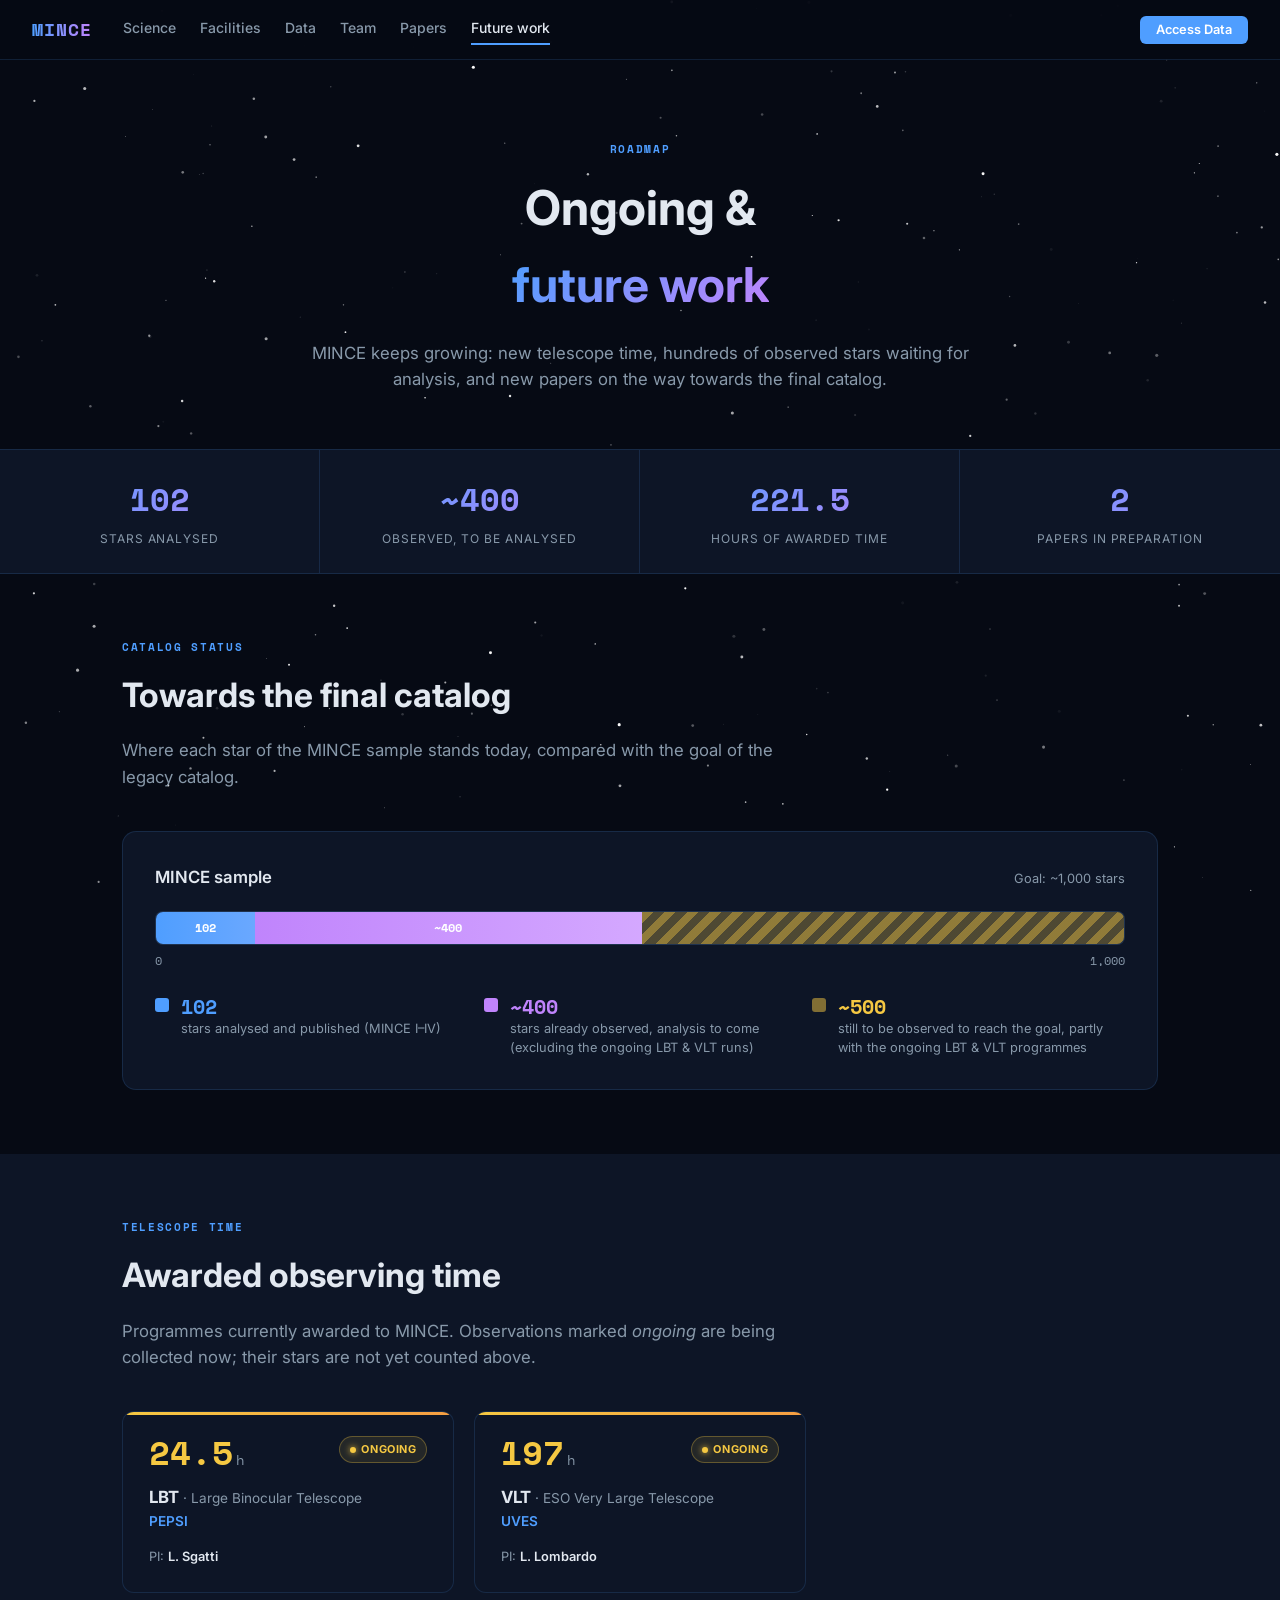
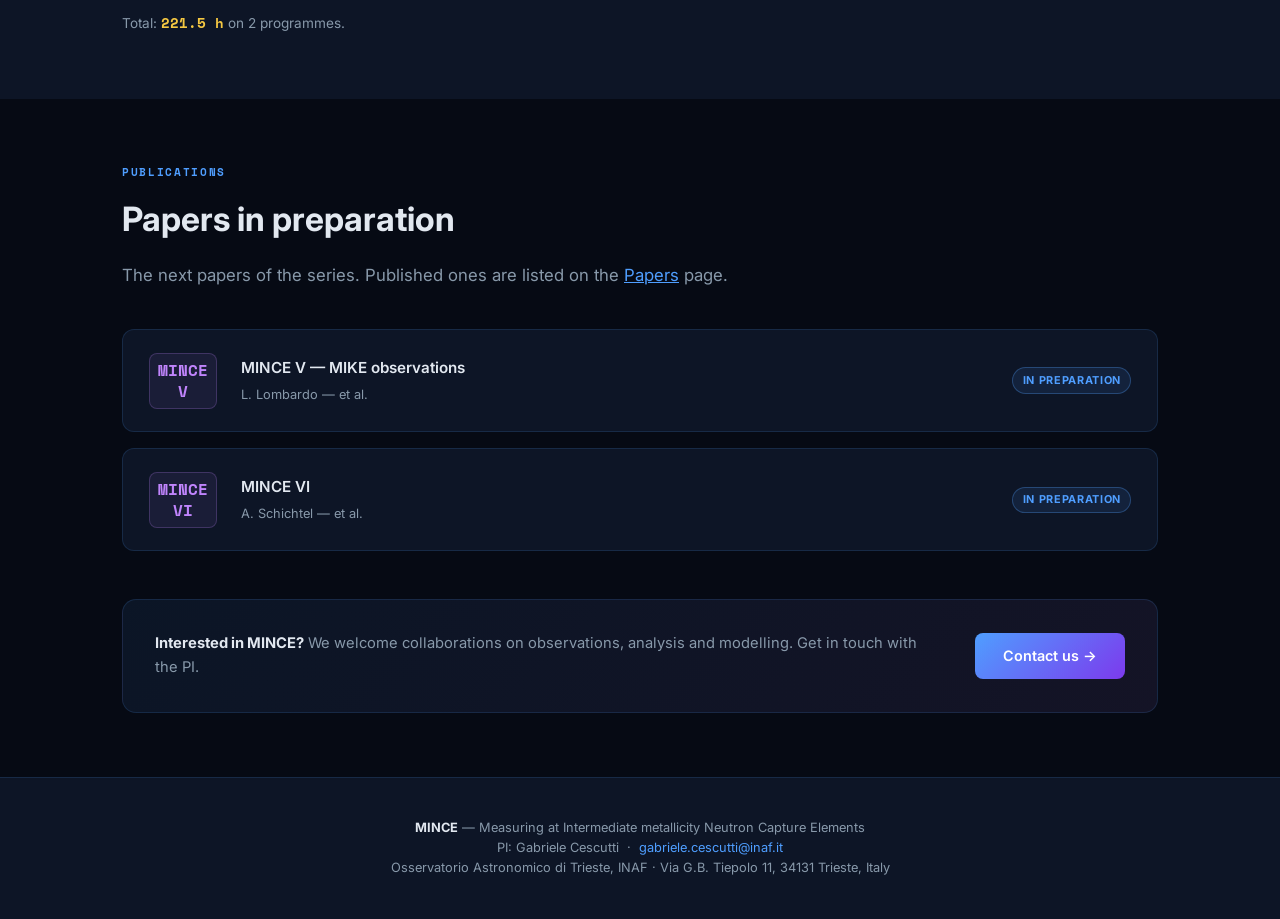
<file: future.html>
<!DOCTYPE html>
<html lang="en">
<head>
<meta charset="UTF-8">
<meta name="viewport" content="width=device-width, initial-scale=1.0">
<title>Future work — MINCE</title>
<link rel="stylesheet" href="style.css">
<style>
/* ── catalog growth bar ── */
.growth {
  background:var(--surface); border:1px solid var(--border); border-radius:14px; padding:2rem;
}
.growth-head { display:flex; justify-content:space-between; align-items:baseline; flex-wrap:wrap; gap:.5rem; margin-bottom:1.25rem; }
.growth-head h3 { font-size:1.05rem; font-weight:600; }
.growth-head span { font-size:.8rem; color:var(--muted); }
.gbar { display:flex; height:34px; border-radius:8px; overflow:hidden; background:rgba(255,255,255,.04);
  border:1px solid var(--border); }
.gseg { height:100%; display:flex; align-items:center; justify-content:center; font-family:'Space Mono',monospace;
  font-size:.75rem; font-weight:700; color:#fff; white-space:nowrap; overflow:hidden; min-width:0; transition:filter .2s; }
.gseg:hover { filter:brightness(1.15); }
.gseg.done   { background:linear-gradient(90deg,var(--accent),#6aa8ff); }
.gseg.queue  { background:linear-gradient(90deg,var(--accent2),#d4a8ff); }
.gseg.taking { background:repeating-linear-gradient(135deg,rgba(245,200,66,.55) 0 8px,rgba(245,200,66,.25) 8px 16px);
  color:#1a1300; }
.gscale { display:flex; justify-content:space-between; font-size:.72rem; color:var(--muted); margin-top:.45rem;
  font-family:'Space Mono',monospace; }
.glegend { display:grid; grid-template-columns:repeat(3,1fr); gap:1rem; margin-top:1.5rem; }
.gl { display:flex; gap:.75rem; align-items:flex-start; }
.gl .sw { width:14px; height:14px; border-radius:3px; margin-top:.2rem; flex-shrink:0; }
.gl .n { font-family:'Space Mono',monospace; font-size:1.25rem; font-weight:700; line-height:1.2; }
.gl .t { font-size:.8rem; color:var(--muted); line-height:1.5; }

/* ── awarded time ── */
#time-grid { display:grid; grid-template-columns:repeat(auto-fill,minmax(300px,1fr)); gap:1.25rem; }
.tcard {
  background:var(--surface); border:1px solid var(--border); border-radius:12px; padding:1.5rem 1.6rem;
  display:flex; flex-direction:column; gap:.9rem; position:relative; overflow:hidden; transition:border-color .2s;
}
.tcard:hover { border-color:var(--accent); }
.tcard::before { content:''; position:absolute; top:0; left:0; right:0; height:3px;
  background:linear-gradient(90deg,var(--gold),#f59e42); }
.tcard-top { display:flex; justify-content:space-between; align-items:flex-start; gap:1rem; }
.thours { font-family:'Space Mono',monospace; font-size:2.1rem; font-weight:700; line-height:1; color:var(--gold); }
.thours small { font-size:.9rem; color:var(--muted); font-weight:400; margin-left:.2rem; }
.tfac { font-size:1.05rem; font-weight:700; }
.tinst { font-size:.85rem; color:var(--accent); font-weight:600; }
.tmeta { font-size:.8rem; color:var(--muted); display:flex; flex-direction:column; gap:.25rem; }
.tmeta b { color:var(--text); font-weight:600; }
.status { font-size:.68rem; font-weight:700; letter-spacing:.06em; text-transform:uppercase;
  padding:.22rem .6rem; border-radius:20px; white-space:nowrap; display:inline-flex; align-items:center; gap:.35rem; }
.status.ongoing   { background:rgba(245,200,66,.1); border:1px solid rgba(245,200,66,.3); color:var(--gold); }
.status.awarded   { background:rgba(79,158,255,.1); border:1px solid rgba(79,158,255,.3); color:var(--accent); }
.status.completed { background:rgba(66,245,135,.08); border:1px solid rgba(66,245,135,.3); color:#42f587; }
.status.ongoing::before { content:''; width:6px; height:6px; border-radius:50%; background:var(--gold);
  box-shadow:0 0 6px var(--gold); animation:pulse 1.6s ease-in-out infinite; }
@keyframes pulse { 50% { opacity:.3; } }
.ttotal { margin-top:1.25rem; font-size:.85rem; color:var(--muted); }
.ttotal b { color:var(--gold); font-family:'Space Mono',monospace; }

/* ── papers in preparation ── */
#prep-list { display:flex; flex-direction:column; gap:1rem; }
.pcard { background:var(--surface); border:1px solid var(--border); border-radius:12px; padding:1.4rem 1.6rem;
  display:flex; align-items:center; gap:1.5rem; }
.proman { font-family:'Space Mono',monospace; font-size:1rem; font-weight:700; color:var(--accent2); min-width:62px;
  text-align:center; background:rgba(192,132,252,.08); border:1px solid rgba(192,132,252,.22);
  border-radius:8px; padding:.4rem .5rem; line-height:1.3; }
.pbody { flex:1; }
.ptitle { font-size:.95rem; font-weight:600; margin-bottom:.25rem; }
.pauth { font-size:.8rem; color:var(--muted); }

.cta { background:linear-gradient(135deg,rgba(79,158,255,.08),rgba(192,132,252,.08));
  border:1px solid var(--border); border-radius:14px; padding:2rem; display:flex; align-items:center;
  gap:2rem; flex-wrap:wrap; }
.cta p { color:var(--muted); font-size:.92rem; flex:1; min-width:260px; }
.cta strong { color:var(--text); }

@media (max-width:768px) {
  .glegend { grid-template-columns:1fr; }
  .pcard { flex-direction:column; align-items:flex-start; }
}
</style>
</head>
<body>
<canvas id="starfield"></canvas>

<nav>
  <a href="index.html" class="nav-logo">MINCE</a>
  <div class="nav-links">
    <a href="science.html">Science</a>
    <a href="facilities.html">Facilities</a>
    <a href="data.html">Data</a>
    <a href="team.html">Team</a>
    <a href="papers.html">Papers</a>
    <a href="future.html">Future work</a>
  </div>
  <div class="nav-right"><a href="data.html" class="btn-sm">Access Data</a></div>
</nav>

<div class="page-header">
  <div class="section-tag">Roadmap</div>
  <h1>Ongoing &amp;<br><span class="hl">future work</span></h1>
  <p>MINCE keeps growing: new telescope time, hundreds of observed stars waiting for analysis, and new papers on the way towards the final catalog.</p>
</div>

<!-- KEY NUMBERS -->
<div class="stats-bar">
  <div class="stat-item"><div class="stat-num" id="n-done">—</div><div class="stat-label">Stars analysed</div></div>
  <div class="stat-item"><div class="stat-num" id="n-queue">—</div><div class="stat-label">Observed, to be analysed</div></div>
  <div class="stat-item"><div class="stat-num" id="n-hours">—</div><div class="stat-label">Hours of awarded time</div></div>
  <div class="stat-item"><div class="stat-num" id="n-prep">—</div><div class="stat-label">Papers in preparation</div></div>
</div>

<!-- CATALOG GROWTH -->
<section>
  <div class="section-inner">
    <div class="section-tag">Catalog status</div>
    <h2>Towards the final catalog</h2>
    <p class="lead">Where each star of the MINCE sample stands today, compared with the goal of the legacy catalog.</p>
    <div class="growth">
      <div class="growth-head">
        <h3>MINCE sample</h3>
        <span id="g-goal"></span>
      </div>
      <div class="gbar" id="gbar"></div>
      <div class="gscale"><span>0</span><span id="g-max"></span></div>
      <div class="glegend" id="glegend"></div>
    </div>
  </div>
</section>

<!-- AWARDED TIME -->
<section class="alt-bg">
  <div class="section-inner">
    <div class="section-tag">Telescope time</div>
    <h2>Awarded observing time</h2>
    <p class="lead">Programmes currently awarded to MINCE. Observations marked <em>ongoing</em> are being collected now; their stars are not yet counted above.</p>
    <div id="time-grid"></div>
    <div class="ttotal" id="ttotal"></div>
  </div>
</section>

<!-- PAPERS IN PREPARATION -->
<section>
  <div class="section-inner">
    <div class="section-tag">Publications</div>
    <h2>Papers in preparation</h2>
    <p class="lead">The next papers of the series. Published ones are listed on the <a href="papers.html" style="color:var(--accent)">Papers</a> page.</p>
    <div id="prep-list"></div>

    <div class="cta" style="margin-top:3rem;">
      <p><strong>Interested in MINCE?</strong> We welcome collaborations on observations, analysis and modelling.
        Get in touch with the PI.</p>
      <a class="btn-primary" href="mailto:gabriele.cescutti@inaf.it">Contact us →</a>
    </div>
  </div>
</section>

<footer>
  <strong>MINCE</strong> — Measuring at Intermediate metallicity Neutron Capture Elements<br>
  PI: Gabriele Cescutti &nbsp;·&nbsp; <a href="mailto:gabriele.cescutti@inaf.it">gabriele.cescutti@inaf.it</a><br>
  Osservatorio Astronomico di Trieste, INAF · Via G.B. Tiepolo 11, 34131 Trieste, Italy
</footer>

<script src="config.js"></script>
<script src="nav.js"></script>
<script>
// Everything on this page comes from config.js (stats, future, papers)
(() => {
  const esc = s => String(s ?? '').replace(/[&<>"']/g, c => ({'&':'&amp;','<':'&lt;','>':'&gt;','"':'&quot;',"'":'&#39;'}[c]));
  const fmt = n => Number(n).toLocaleString('en-US');
  const st = MINCE.stats || {}, fu = MINCE.future || {};
  const done = st.starsAnalysed || 0, goal = st.starsTarget || 1000;
  const queue = fu.observedToAnalyse || 0, approx = fu.approximate ? '~' : '';
  const time = fu.awardedTime || [];
  const prep = (MINCE.papers || []).filter(p => p.status === 'inprep');
  const hours = time.reduce((s, t) => s + (+t.hours || 0), 0);

  // key numbers
  document.getElementById('n-done').textContent = fmt(done);
  document.getElementById('n-queue').textContent = approx + fmt(queue);
  document.getElementById('n-hours').textContent = fmt(hours);
  document.getElementById('n-prep').textContent = prep.length;

  // growth bar
  const rest = Math.max(0, goal - done - queue);
  const restShown = approx ? Math.round(rest / 50) * 50 : rest;     // ~498 → ~500 when numbers are approximate
  const pct = n => (100 * n / Math.max(goal, done + queue)).toFixed(2) + '%';
  const ongoing = time.filter(t => t.status === 'ongoing').map(t => t.facility).join(' & ');
  document.getElementById('g-goal').textContent = `Goal: ~${fmt(goal)} stars`;
  document.getElementById('g-max').textContent = fmt(goal);
  document.getElementById('gbar').innerHTML = `
    <div class="gseg done"   style="width:${pct(done)}"  title="Analysed: ${fmt(done)}">${fmt(done)}</div>
    <div class="gseg queue"  style="width:${pct(queue)}" title="Observed, to be analysed: ${approx}${fmt(queue)}">${approx}${fmt(queue)}</div>
    <div class="gseg taking" style="width:${pct(rest)}"  title="Still to be observed${ongoing ? ' (incl. ongoing ' + ongoing + ' runs)' : ''}"></div>`;
  document.getElementById('glegend').innerHTML = `
    <div class="gl"><span class="sw" style="background:var(--accent)"></span><div>
      <div class="n" style="color:var(--accent)">${fmt(done)}</div>
      <div class="t">stars analysed and published (MINCE I–IV)</div></div></div>
    <div class="gl"><span class="sw" style="background:var(--accent2)"></span><div>
      <div class="n" style="color:var(--accent2)">${approx}${fmt(queue)}</div>
      <div class="t">stars already observed, analysis to come${ongoing ? ` (excluding the ongoing ${esc(ongoing)} runs)` : ''}</div></div></div>
    <div class="gl"><span class="sw" style="background:rgba(245,200,66,.5)"></span><div>
      <div class="n" style="color:var(--gold)">${approx}${fmt(restShown)}</div>
      <div class="t">still to be observed to reach the goal${ongoing ? `, partly with the ongoing ${esc(ongoing)} programmes` : ''}</div></div></div>`;

  // awarded time
  const SL = { ongoing: 'Ongoing', awarded: 'Awarded', completed: 'Completed' };
  document.getElementById('time-grid').innerHTML = time.map(t => `
    <div class="tcard">
      <div class="tcard-top">
        <div class="thours">${fmt(t.hours)}<small>h</small></div>
        <span class="status ${esc(t.status || 'awarded')}">${esc(SL[t.status] || t.status || 'Awarded')}</span>
      </div>
      <div>
        <div class="tfac">${esc(t.facility)}${t.telescope ? ` <span style="font-weight:400;color:var(--muted);font-size:.85rem">· ${esc(t.telescope)}</span>` : ''}</div>
        <div class="tinst">${esc(t.instrument)}</div>
      </div>
      <div class="tmeta">
        <span>PI: <b>${esc(t.pi)}</b></span>
        ${t.period ? `<span>Period: <b>${esc(t.period)}</b></span>` : ''}
        ${t.url ? `<a href="${esc(t.url)}" target="_blank" rel="noopener" style="color:var(--accent)">Programme page ↗</a>` : ''}
      </div>
    </div>`).join('') || '<p style="color:var(--muted)">No awarded time listed yet.</p>';
  if (time.length) document.getElementById('ttotal').innerHTML =
    `Total: <b>${fmt(hours)} h</b> on ${time.length} programme${time.length > 1 ? 's' : ''}.`;

  // papers in preparation
  document.getElementById('prep-list').innerHTML = prep.map(p => `
    <div class="pcard">
      <div class="proman">MINCE<br>${esc(p.roman)}</div>
      <div class="pbody">
        <div class="ptitle">${esc(p.title)}</div>
        <div class="pauth">${esc(p.authors)}</div>
      </div>
      <span class="status awarded">In preparation</span>
    </div>`).join('') || '<p style="color:var(--muted)">No papers in preparation at the moment.</p>';
})();
</script>
</body>
</html>
</file>
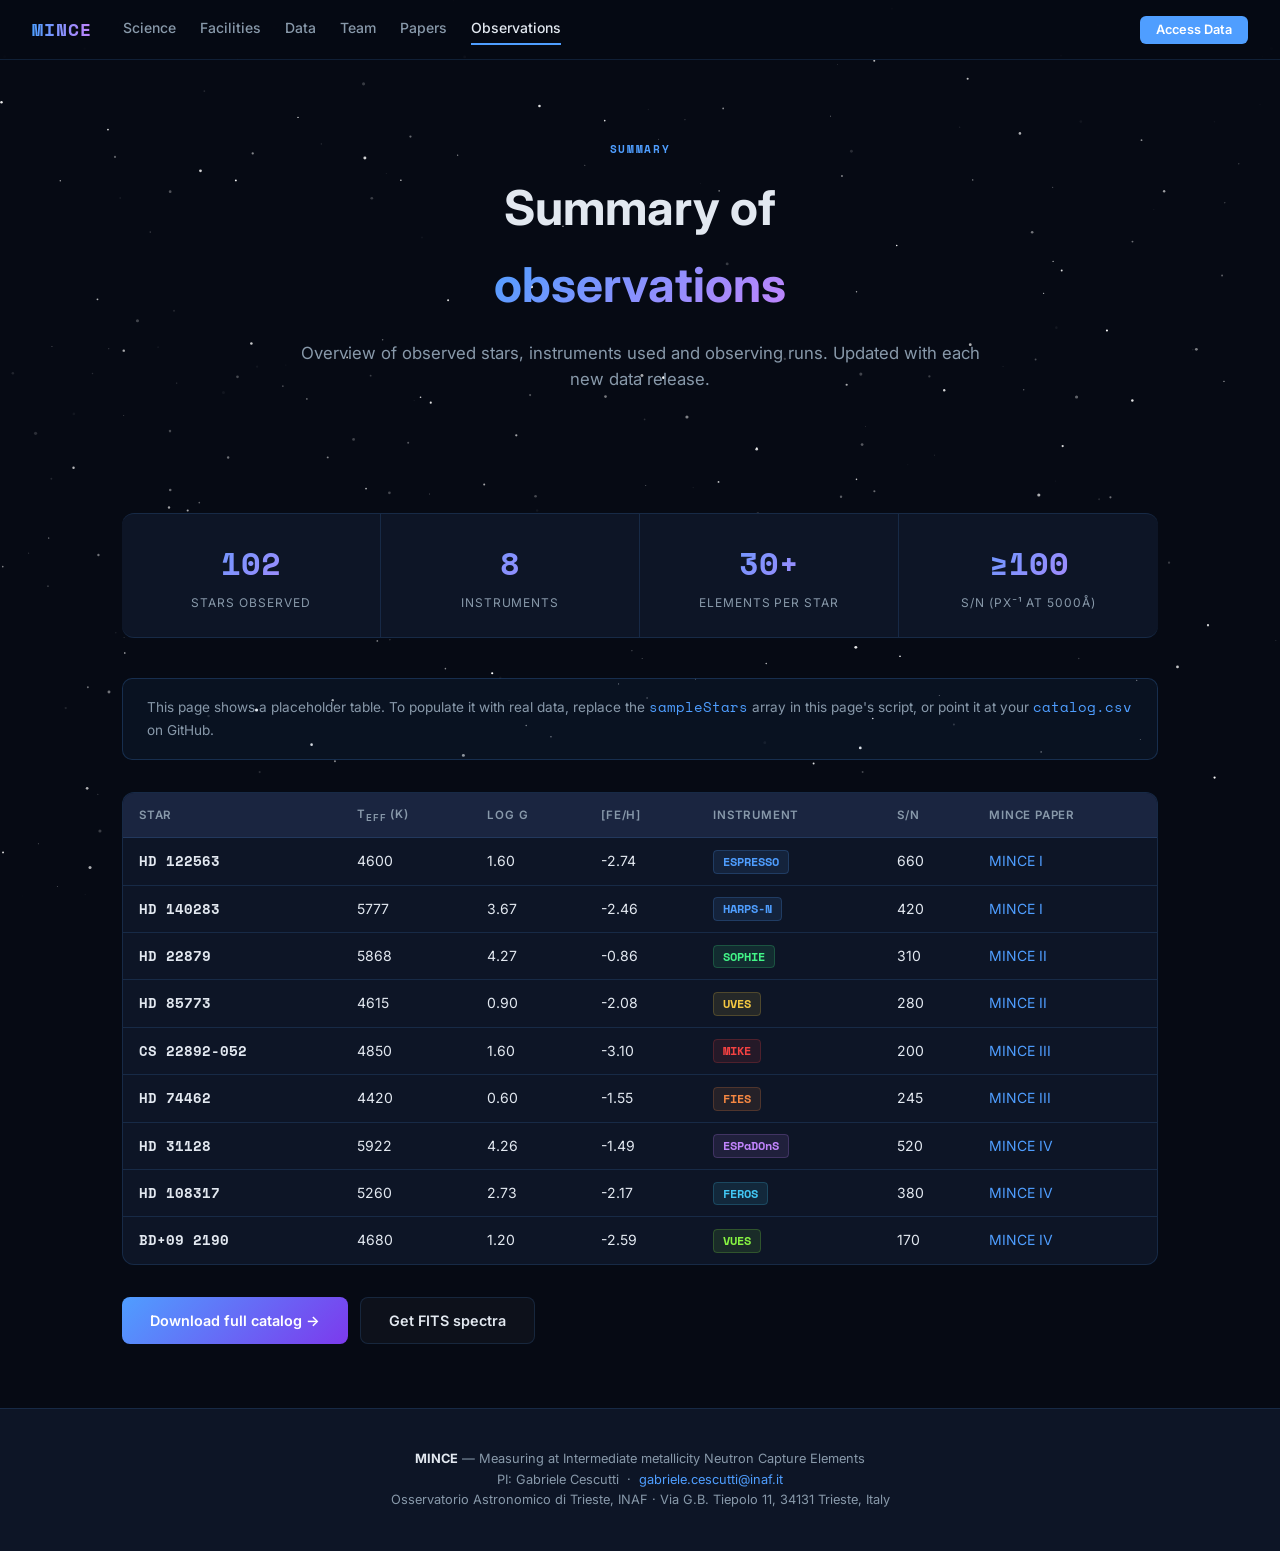
<file: observations.html>
<!DOCTYPE html>
<html lang="en">
<head>
<meta charset="UTF-8">
<meta name="viewport" content="width=device-width, initial-scale=1.0">
<title>Observations — MINCE</title>
<link rel="stylesheet" href="style.css">
<style>
.obs-table-wrap {
  background:var(--surface); border:1px solid var(--border); border-radius:12px;
  overflow:hidden; margin-bottom:2rem;
}
.obs-table { width:100%; border-collapse:collapse; font-size:.875rem; }
.obs-table th {
  background:var(--surface2); padding:.75rem 1rem; text-align:left;
  font-size:.72rem; font-weight:600; color:var(--muted);
  text-transform:uppercase; letter-spacing:.07em;
  border-bottom:1px solid var(--border);
}
.obs-table td { padding:.75rem 1rem; border-bottom:1px solid var(--border); }
.obs-table tr:last-child td { border-bottom:none; }
.obs-table tr:hover td { background:rgba(255,255,255,.025); }
.instr-badge {
  padding:.15rem .55rem; border-radius:4px; font-size:.72rem; font-weight:600;
  font-family:'Space Mono',monospace;
}
.instr-harps  { background:rgba(79,158,255,.1);  border:1px solid rgba(79,158,255,.2);  color:var(--accent); }
.instr-uves   { background:rgba(245,200,66,.1);  border:1px solid rgba(245,200,66,.2);  color:var(--gold); }
.instr-espad  { background:rgba(192,132,252,.1); border:1px solid rgba(192,132,252,.2); color:var(--accent2); }
.instr-sophie { background:rgba(66,245,135,.1);  border:1px solid rgba(66,245,135,.2);  color:#42f587; }
.instr-fies   { background:rgba(245,135,66,.1);  border:1px solid rgba(245,135,66,.2);  color:#f58742; }
.instr-mike   { background:rgba(245,66,66,.1);   border:1px solid rgba(245,66,66,.2);   color:#f54242; }
.instr-feros  { background:rgba(66,200,245,.1);  border:1px solid rgba(66,200,245,.2);  color:#42c8f5; }
.instr-vues   { background:rgba(135,245,66,.1);  border:1px solid rgba(135,245,66,.2);  color:#87f542; }

.note-box {
  background:rgba(79,158,255,.06); border:1px solid rgba(79,158,255,.2);
  border-radius:10px; padding:1.1rem 1.5rem; font-size:.85rem; color:var(--muted); line-height:1.65;
}
.note-box code { color:var(--accent); font-family:'Space Mono',monospace; }
</style>
</head>
<body>
<canvas id="starfield"></canvas>

<nav>
  <a href="index.html" class="nav-logo">MINCE</a>
  <div class="nav-links">
    <a href="science.html">Science</a>
    <a href="facilities.html">Facilities</a>
    <a href="data.html">Data</a>
    <a href="team.html">Team</a>
    <a href="papers.html">Papers</a>
    <a href="observations.html">Observations</a>
  </div>
  <div class="nav-right"><a href="data.html" class="btn-sm">Access Data</a></div>
</nav>

<div class="page-header">
  <div class="section-tag">Summary</div>
  <h1>Summary of<br><span class="hl">observations</span></h1>
  <p>Overview of observed stars, instruments used and observing runs. Updated with each new data release.</p>
</div>

<section>
  <div class="section-inner">
    <!-- Stats row -->
    <div class="stats-bar" style="border-radius:12px;overflow:hidden;margin-bottom:2.5rem;">
      <div class="stat-item"><div class="stat-num">102</div><div class="stat-label">Stars observed</div></div>
      <div class="stat-item"><div class="stat-num">8</div><div class="stat-label">Instruments</div></div>
      <div class="stat-item"><div class="stat-num">30+</div><div class="stat-label">Elements per star</div></div>
      <div class="stat-item"><div class="stat-num">≥100</div><div class="stat-label">S/N (px⁻¹ at 5000Å)</div></div>
    </div>

    <div class="note-box" style="margin-bottom:2rem;">
      This page shows a placeholder table. To populate it with real data,
      replace the <code>sampleStars</code> array in this page's script,
      or point it at your <code>catalog.csv</code> on GitHub.
    </div>

    <div class="obs-table-wrap">
      <table class="obs-table" id="obs-table">
        <thead>
          <tr>
            <th>Star</th>
            <th>T<sub>eff</sub> (K)</th>
            <th>log g</th>
            <th>[Fe/H]</th>
            <th>Instrument</th>
            <th>S/N</th>
            <th>MINCE paper</th>
          </tr>
        </thead>
        <tbody id="obs-tbody"></tbody>
      </table>
    </div>

    <div class="btns">
      <a href="data.html" class="btn-primary">Download full catalog →</a>
      <a href="data.html#fits" class="btn-outline">Get FITS spectra</a>
    </div>
  </div>
</section>

<footer>
  <strong>MINCE</strong> — Measuring at Intermediate metallicity Neutron Capture Elements<br>
  PI: Gabriele Cescutti &nbsp;·&nbsp; <a href="mailto:gabriele.cescutti@inaf.it">gabriele.cescutti@inaf.it</a><br>
  Osservatorio Astronomico di Trieste, INAF · Via G.B. Tiepolo 11, 34131 Trieste, Italy
</footer>

<script src="config.js"></script>
<script src="nav.js"></script>
<script>
// Sample placeholder data — replace with real catalog or fetch from catalog.csv
const sampleStars = [
  { name:"HD 122563", teff:4600, logg:1.60, feh:-2.74, instr:"ESPRESSO", snr:660, paper:"I" },
  { name:"HD 140283", teff:5777, logg:3.67, feh:-2.46, instr:"HARPS-N",  snr:420, paper:"I" },
  { name:"HD  22879", teff:5868, logg:4.27, feh:-0.86, instr:"SOPHIE",   snr:310, paper:"II" },
  { name:"HD  85773", teff:4615, logg:0.90, feh:-2.08, instr:"UVES",     snr:280, paper:"II" },
  { name:"CS 22892-052", teff:4850, logg:1.60, feh:-3.10, instr:"MIKE",  snr:200, paper:"III" },
  { name:"HD  74462", teff:4420, logg:0.60, feh:-1.55, instr:"FIES",     snr:245, paper:"III" },
  { name:"HD  31128", teff:5922, logg:4.26, feh:-1.49, instr:"ESPaDOnS", snr:520, paper:"IV" },
  { name:"HD 108317", teff:5260, logg:2.73, feh:-2.17, instr:"FEROS",    snr:380, paper:"IV" },
  { name:"BD+09 2190",teff:4680, logg:1.20, feh:-2.59, instr:"VUES",     snr:170, paper:"IV" },
];

const instrClass = {
  "ESPRESSO":"harps","HARPS-N":"harps","SOPHIE":"sophie","UVES":"uves",
  "MIKE":"mike","FIES":"fies","ESPaDOnS":"espad","FEROS":"feros","VUES":"vues"
};

const tbody = document.getElementById('obs-tbody');
sampleStars.forEach(s => {
  const cls = instrClass[s.instr] || 'harps';
  tbody.innerHTML += `<tr>
    <td style="font-family:'Space Mono',monospace;font-weight:600;">${s.name}</td>
    <td>${s.teff}</td>
    <td>${s.logg.toFixed(2)}</td>
    <td>${s.feh.toFixed(2)}</td>
    <td><span class="instr-badge instr-${cls}">${s.instr}</span></td>
    <td>${s.snr}</td>
    <td><a href="papers.html" style="color:var(--accent);text-decoration:none;">MINCE ${s.paper}</a></td>
  </tr>`;
});
</script>
</body>
</html>
</file>
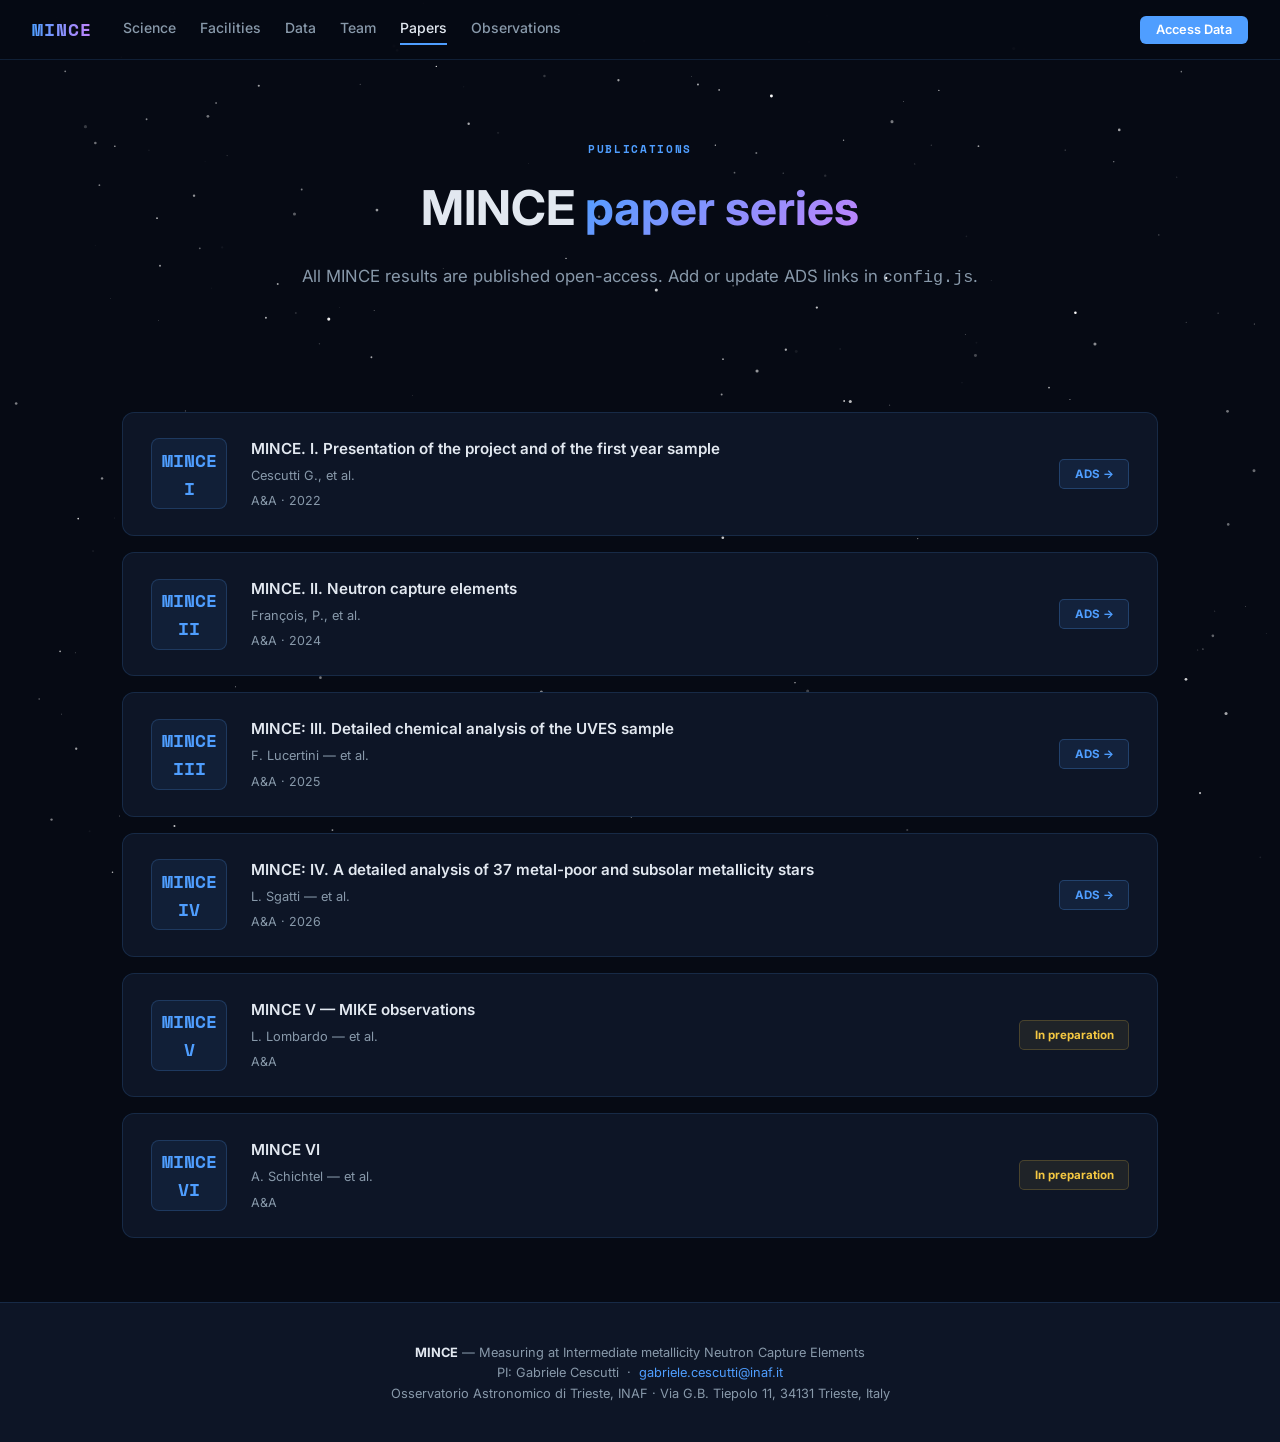
<file: papers.html>
<!DOCTYPE html>
<html lang="en">
<head>
<meta charset="UTF-8">
<meta name="viewport" content="width=device-width, initial-scale=1.0">
<title>Papers — MINCE</title>
<link rel="stylesheet" href="style.css">
<style>
.paper-card {
  background:var(--surface); border:1px solid var(--border); border-radius:12px;
  padding:1.5rem 1.75rem; display:flex; align-items:center; gap:1.5rem;
  transition:border-color .2s;
}
.paper-card:hover { border-color:var(--accent); }
.paper-roman {
  font-family:'Space Mono',monospace; font-size:1.1rem; font-weight:700;
  color:var(--accent); min-width:60px; text-align:center;
  background:rgba(79,158,255,.08); border:1px solid rgba(79,158,255,.2);
  border-radius:8px; padding:.4rem .6rem;
}
.paper-body { flex:1; }
.paper-title   { font-size:.95rem; font-weight:600; margin-bottom:.3rem; }
.paper-authors { font-size:.8rem; color:var(--muted); }
.paper-meta    { font-size:.78rem; color:var(--muted); margin-top:.3rem; }
.paper-status-pub  {
  padding:.3rem .9rem; border-radius:5px; font-size:.72rem; font-weight:700;
  background:rgba(79,158,255,.1); border:1px solid rgba(79,158,255,.25); color:var(--accent);
  text-decoration:none; white-space:nowrap;
}
.paper-status-prep {
  padding:.3rem .9rem; border-radius:5px; font-size:.72rem; font-weight:700;
  background:rgba(245,200,66,.08); border:1px solid rgba(245,200,66,.2); color:var(--gold);
  white-space:nowrap;
}
#papers-list { display:flex; flex-direction:column; gap:1rem; }
</style>
</head>
<body>
<canvas id="starfield"></canvas>

<nav>
  <a href="index.html" class="nav-logo">MINCE</a>
  <div class="nav-links">
    <a href="science.html">Science</a>
    <a href="facilities.html">Facilities</a>
    <a href="data.html">Data</a>
    <a href="team.html">Team</a>
    <a href="papers.html">Papers</a>
    <a href="observations.html">Observations</a>
  </div>
  <div class="nav-right"><a href="data.html" class="btn-sm">Access Data</a></div>
</nav>

<div class="page-header">
  <div class="section-tag">Publications</div>
  <h1>MINCE <span class="hl">paper series</span></h1>
  <p>All MINCE results are published open-access. Add or update ADS links in <code>config.js</code>.</p>
</div>

<section>
  <div class="section-inner">
    <div id="papers-list"><!-- filled by JS --></div>
  </div>
</section>

<footer>
  <strong>MINCE</strong> — Measuring at Intermediate metallicity Neutron Capture Elements<br>
  PI: Gabriele Cescutti &nbsp;·&nbsp; <a href="mailto:gabriele.cescutti@inaf.it">gabriele.cescutti@inaf.it</a><br>
  Osservatorio Astronomico di Trieste, INAF · Via G.B. Tiepolo 11, 34131 Trieste, Italy
</footer>

<script src="config.js"></script>
<script src="nav.js"></script>
<script>
const list = document.getElementById('papers-list');
MINCE.papers.forEach(p => {
  const isPrep = p.status === 'inprep';
  const badge = isPrep
    ? `<span class="paper-status-prep">In preparation</span>`
    : `<a href="${p.adsUrl}" class="paper-status-pub" target="_blank">ADS →</a>`;
  list.innerHTML += `
  <div class="paper-card">
    <div class="paper-roman">MINCE<br>${p.roman}</div>
    <div class="paper-body">
      <div class="paper-title">${p.title}</div>
      <div class="paper-authors">${p.authors}</div>
      <div class="paper-meta">${p.journal}${p.year ? ' · ' + p.year : ''}</div>
    </div>
    ${badge}
  </div>`;
});
</script>
</body>
</html>
</file>
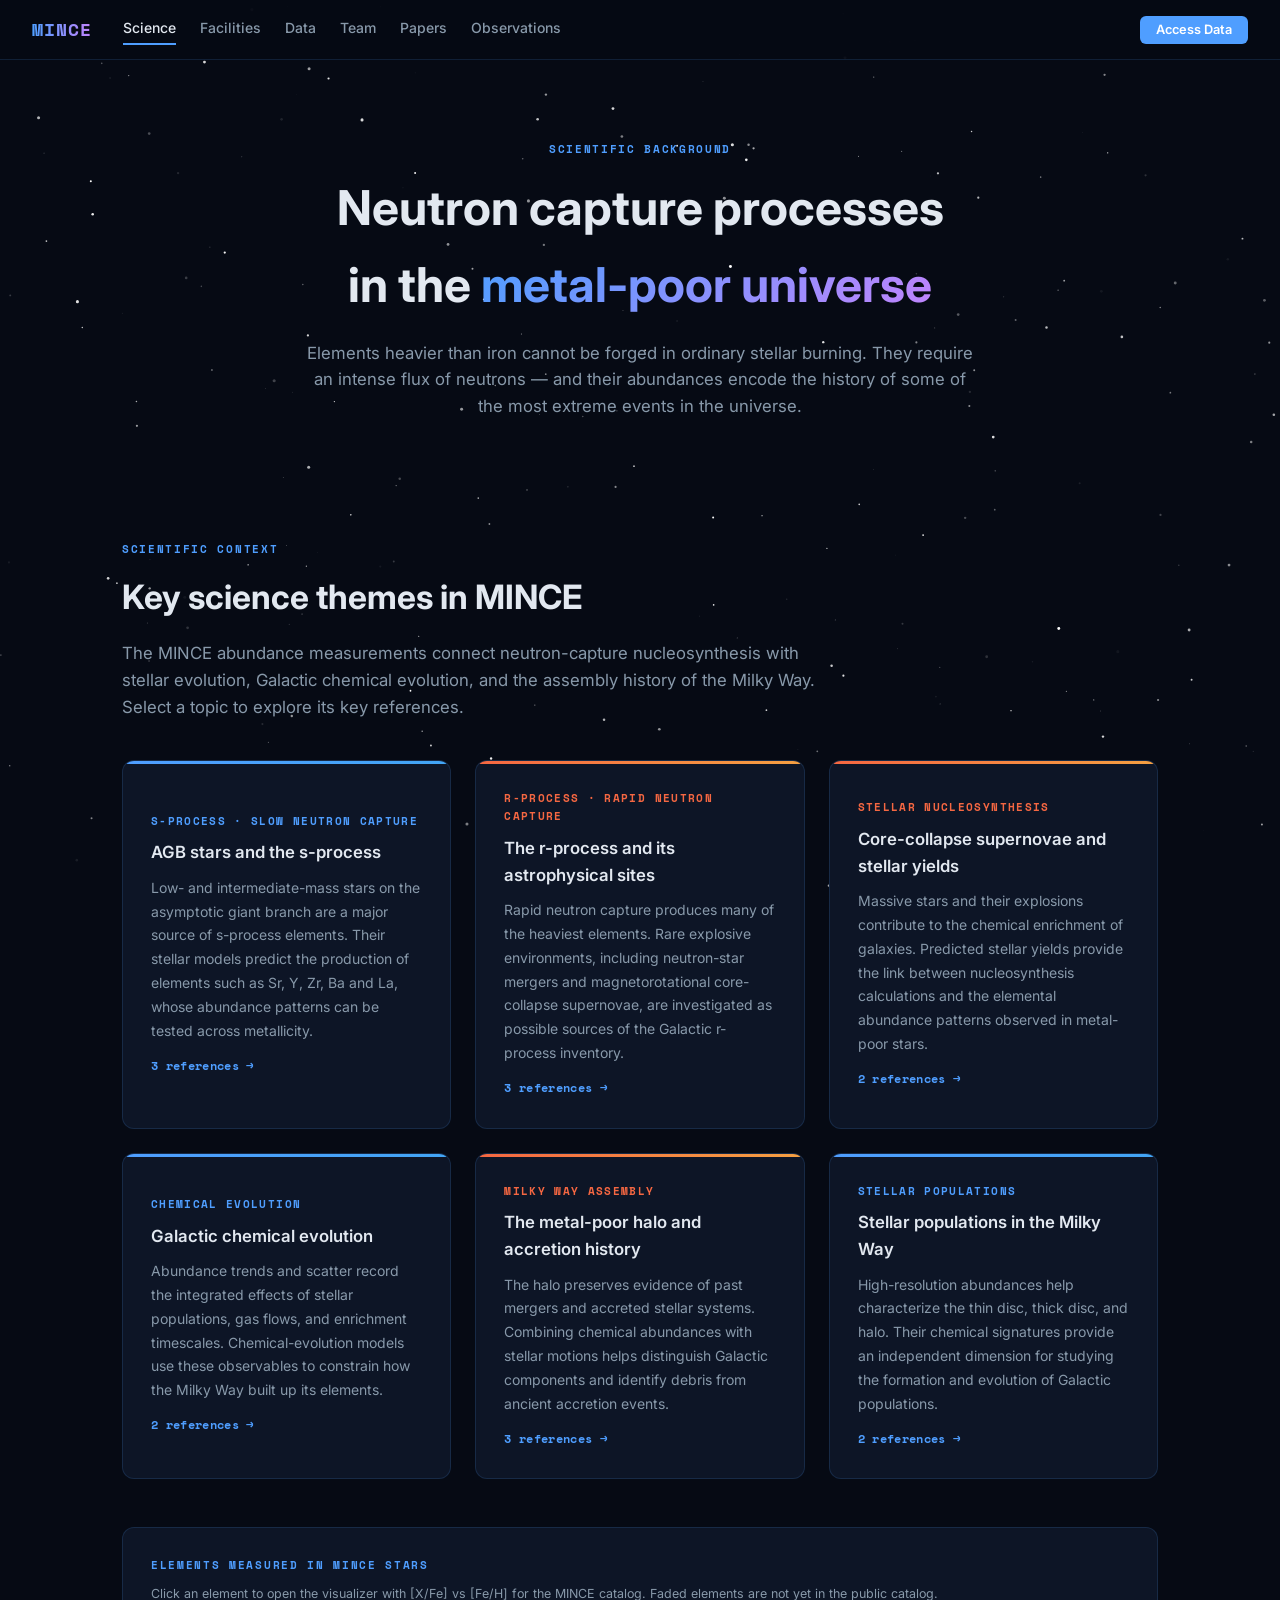
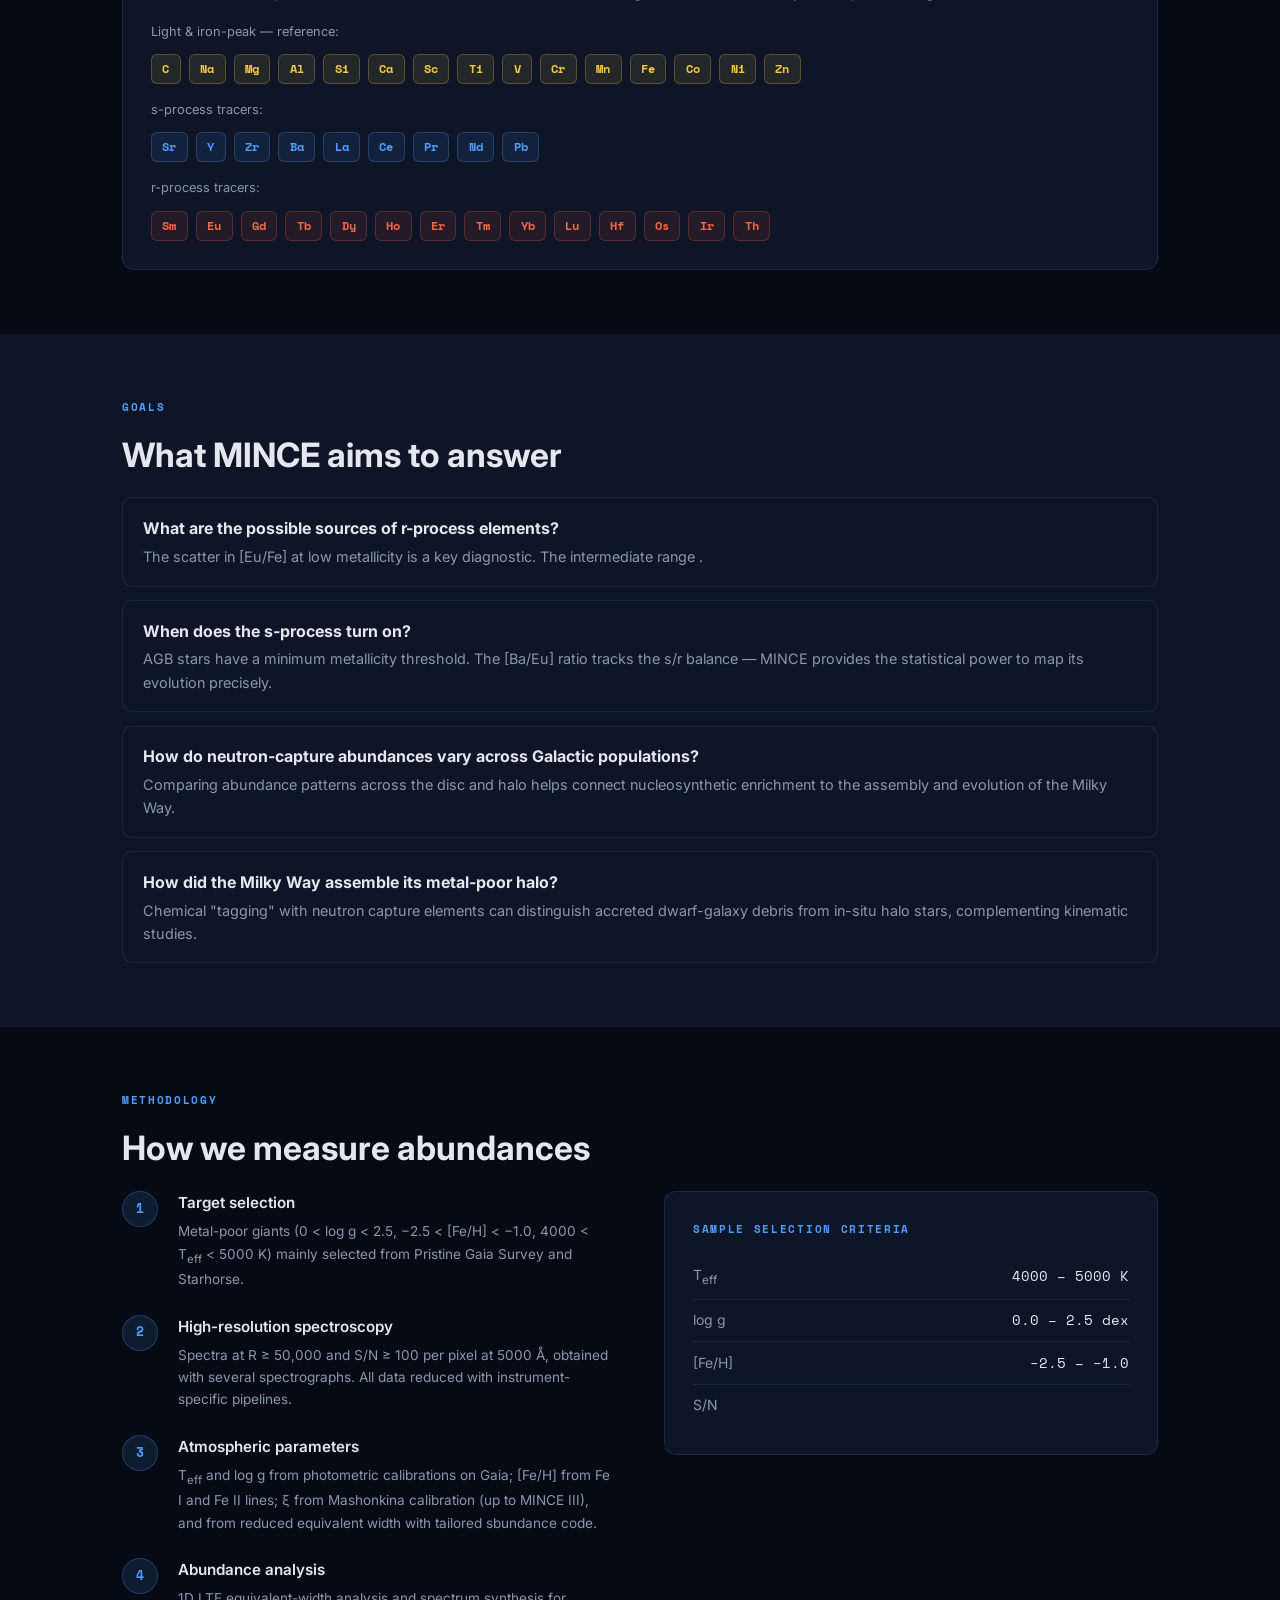
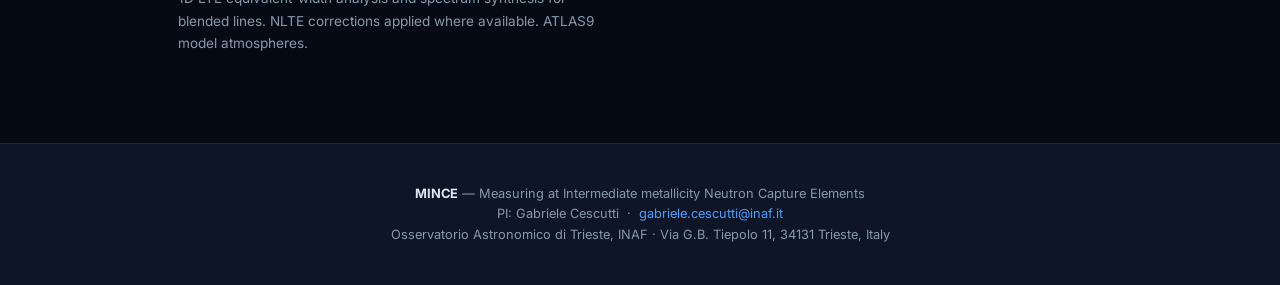
<file: science.html>
<!DOCTYPE html>
<html lang="en">
<head>
<meta charset="UTF-8">
<meta name="viewport" content="width=device-width, initial-scale=1.0">
<title>Science — MINCE</title>
<link rel="stylesheet" href="style.css">
<style>
.process-grid { display:grid; grid-template-columns:repeat(3,1fr); gap:1.5rem; margin-bottom:3rem; }
.process-card {
  background:var(--surface); border:1px solid var(--border); border-radius:12px; padding:1.75rem;
  position:relative; overflow:hidden;
}
.process-card::before {
  content:''; position:absolute; top:0; left:0; right:0; height:3px;
}
.process-card.r-proc::before { background:linear-gradient(90deg,#f56742,#f5a042); }
.process-card.s-proc::before { background:linear-gradient(90deg,var(--accent),#42a5f5); }

.process-label {
  font-family:'Space Mono',monospace; font-size:.7rem; font-weight:700;
  letter-spacing:.12em; text-transform:uppercase; margin-bottom:.6rem;
}
.r-proc .process-label { color:#f56742; }
.s-proc .process-label { color:var(--accent); }

.process-card h3 { font-size:1.05rem; font-weight:600; margin-bottom:.6rem; }
.process-card p  { font-size:.875rem; color:var(--muted); line-height:1.7; }

.goals-list { list-style:none; display:flex; flex-direction:column; gap:.85rem; counter-reset:goal; }
.goals-list li {
  display:flex; gap:1rem; align-items:flex-start;
  background:var(--surface); border:1px solid var(--border); border-radius:10px; padding:1.1rem 1.25rem;
  counter-increment:goal;
}
.goals-list li::before {
  content:counter(goal,'0'counter(goal));
  font-family:'Space Mono',monospace; font-size:.8rem; font-weight:700;
  color:var(--accent); min-width:28px; padding-top:.1rem;
}
.goals-list li p { font-size:.9rem; color:var(--muted); margin-top:.2rem; }
.goals-list li strong { color:var(--text); }

.method-wrap { display:grid; grid-template-columns:1fr 1fr; gap:3rem; align-items:start; }
.method-step { display:flex; gap:1.25rem; margin-bottom:1.5rem; }
.step-num {
  width:36px; height:36px; border-radius:50%; flex-shrink:0;
  background:rgba(79,158,255,.12); border:1px solid rgba(79,158,255,.25);
  display:flex; align-items:center; justify-content:center;
  font-family:'Space Mono',monospace; font-size:.8rem; font-weight:700; color:var(--accent);
}
.step-text h4 { font-size:.95rem; font-weight:600; margin-bottom:.3rem; }
.step-text p  { font-size:.85rem; color:var(--muted); line-height:1.65; }

.element-row { display:flex; flex-wrap:wrap; gap:.5rem; }
.el-chip {
  padding:.25rem .65rem; border-radius:6px; font-size:.78rem; font-weight:600;
  font-family:'Space Mono',monospace;
}
.el-fe  { background:rgba(245,200,66,.1);  border:1px solid rgba(245,200,66,.25);  color:var(--gold); }
.el-s   { background:rgba(79,158,255,.1);  border:1px solid rgba(79,158,255,.25);  color:var(--accent); }
.el-r   { background:rgba(245,87,66,.1);   border:1px solid rgba(245,87,66,.25);   color:#f56742; }
a.el-chip { text-decoration:none; cursor:pointer; transition:transform .15s, box-shadow .15s, filter .15s; }
a.el-chip:hover, a.el-chip:focus-visible { transform:translateY(-2px); filter:brightness(1.35);
  box-shadow:0 4px 14px rgba(0,0,0,.35); outline:none; }
.el-chip.na { opacity:.35; cursor:default; }
.el-hint { font-size:.78rem; color:var(--muted); margin:-.4rem 0 1.1rem; }



.science-card { cursor:pointer; text-align:left; width:100%; color:inherit; font:inherit; }
.science-card:focus-visible { outline:2px solid var(--accent); outline-offset:4px; }
.references-modal {
  display:none; position:fixed; inset:0; z-index:1000; padding:1.5rem;
  background:rgba(0,0,0,.72); align-items:center; justify-content:center;
}
.references-modal.open { display:flex; }
.references-modal-content {
  position:relative; width:min(620px,100%); max-height:80vh; overflow:auto;
  background:var(--surface); border:1px solid var(--border); border-radius:12px;
  padding:2rem; box-shadow:0 20px 60px rgba(0,0,0,.35);
}
.references-modal-content h3 { margin:0 2rem 1rem 0; font-size:1.1rem; }
.references-modal-content ul { margin:0; padding-left:1.2rem; }
.references-modal-content li { color:var(--muted); font-size:.85rem; line-height:1.65; margin:.65rem 0; }
.references-modal-close {
  position:absolute; top:.8rem; right:1rem; border:0; background:transparent;
  color:var(--muted); font-size:1.6rem; cursor:pointer;
}

.ref-badge { display:inline-block; margin-top:.9rem; font-size:.72rem; font-weight:600; color:var(--accent);
  font-family:'Space Mono',monospace; letter-spacing:.03em; }
.science-card:hover .ref-badge { text-decoration:underline; }
.references-modal-content { width:min(760px,100%); }
.ref-intro { font-size:.78rem; color:var(--muted); margin:-.4rem 0 1rem; }
.references-modal-content ul { list-style:none; padding-left:0; }
.references-modal-content li.ref-item { margin:0; padding:.85rem 0; border-top:1px solid var(--border); color:var(--text); }
.ref-text { font-size:.86rem; line-height:1.55; }
.ref-meta { display:flex; flex-wrap:wrap; align-items:center; gap:.45rem; margin-top:.45rem; font-size:.72rem; color:var(--muted); }
.ref-ads { margin-left:0; color:var(--accent2); text-decoration:none; font-weight:600; }
.ref-ads:hover { text-decoration:underline; }

@media (max-width:768px) {
  .process-grid  { grid-template-columns:1fr; }
  .method-wrap   { grid-template-columns:1fr; }
}
</style>
</head>
<body>
<canvas id="starfield"></canvas>

<nav>
  <a href="index.html" class="nav-logo">MINCE</a>
  <div class="nav-links">
    <a href="science.html">Science</a>
    <a href="facilities.html">Facilities</a>
    <a href="data.html">Data</a>
    <a href="team.html">Team</a>
    <a href="papers.html">Papers</a>
    <a href="observations.html">Observations</a>
  </div>
  <div class="nav-right"><a href="data.html" class="btn-sm">Access Data</a></div>
</nav>

<div class="page-header">
  <div class="section-tag">Scientific background</div>
  <h1>Neutron capture processes<br>in the <span class="hl">metal-poor universe</span></h1>
  <p>Elements heavier than iron cannot be forged in ordinary stellar burning. They require an intense flux of neutrons — and their abundances encode the history of some of the most extreme events in the universe.</p>
</div>

<!-- SCIENCE THEMES -->
<section>
  <div class="section-inner">
    <div class="section-tag">Scientific context</div>
    <h2>Key science themes in MINCE</h2>
    <p class="lead">The MINCE abundance measurements connect neutron-capture nucleosynthesis with stellar evolution, Galactic chemical evolution, and the assembly history of the Milky Way. Select a topic to explore its key references.</p>
    <div class="process-grid">
      <button type="button" class="process-card s-proc science-card" data-title="AGB stars and the s-process" data-topic="agb">
        <div class="process-label">s-process · slow neutron capture</div>
        <h3>AGB stars and the s-process</h3>
        <p>Low- and intermediate-mass stars on the asymptotic giant branch are a major source of s-process elements. Their stellar models predict the production of elements such as Sr, Y, Zr, Ba and La, whose abundance patterns can be tested across metallicity.</p>
        <span class="ref-badge"></span>
      </button>
      <button type="button" class="process-card r-proc science-card" data-title="The r-process and its astrophysical sites" data-topic="rproc">
        <div class="process-label">r-process · rapid neutron capture</div>
        <h3>The r-process and its astrophysical sites</h3>
        <p>Rapid neutron capture produces many of the heaviest elements. Rare explosive environments, including neutron-star mergers and magnetorotational core-collapse supernovae, are investigated as possible sources of the Galactic r-process inventory.</p>
        <span class="ref-badge"></span>
      </button>
      <button type="button" class="process-card r-proc science-card" data-title="Core-collapse supernovae and stellar yields" data-topic="ccsn">
        <div class="process-label">Stellar nucleosynthesis</div>
        <h3>Core-collapse supernovae and stellar yields</h3>
        <p>Massive stars and their explosions contribute to the chemical enrichment of galaxies. Predicted stellar yields provide the link between nucleosynthesis calculations and the elemental abundance patterns observed in metal-poor stars.</p>
        <span class="ref-badge"></span>
      </button>
      <button type="button" class="process-card s-proc science-card" data-title="Galactic chemical evolution" data-topic="gce">
        <div class="process-label">Chemical evolution</div>
        <h3>Galactic chemical evolution</h3>
        <p>Abundance trends and scatter record the integrated effects of stellar populations, gas flows, and enrichment timescales. Chemical-evolution models use these observables to constrain how the Milky Way built up its elements.</p>
        <span class="ref-badge"></span>
      </button>
      <button type="button" class="process-card r-proc science-card" data-title="The metal-poor halo and accretion history" data-topic="halo">
        <div class="process-label">Milky Way assembly</div>
        <h3>The metal-poor halo and accretion history</h3>
        <p>The halo preserves evidence of past mergers and accreted stellar systems. Combining chemical abundances with stellar motions helps distinguish Galactic components and identify debris from ancient accretion events.</p>
        <span class="ref-badge"></span>
      </button>
      <button type="button" class="process-card s-proc science-card" data-title="Stellar populations in the Milky Way" data-topic="pops">
        <div class="process-label">Stellar populations</div>
        <h3>Stellar populations in the Milky Way</h3>
        <p>High-resolution abundances help characterize the thin disc, thick disc, and halo. Their chemical signatures provide an independent dimension for studying the formation and evolution of Galactic populations.</p>
        <span class="ref-badge"></span>
      </button>
    </div>

    <div class="references-modal" id="referencesModal" role="dialog" aria-modal="true" aria-labelledby="referencesModalTitle">
      <div class="references-modal-content">
        <button type="button" class="references-modal-close" aria-label="Close">&times;</button>
        <h3 id="referencesModalTitle">References</h3>
        <p class="ref-intro">Key references cited in the MINCE papers.</p>
        <ul id="referencesModalList"></ul>
      </div>
    </div>
    <!-- Elements measured -->
    <div style="background:var(--surface);border:1px solid var(--border);border-radius:12px;padding:1.75rem;">
      <div class="section-tag" style="margin-bottom:1rem;">Elements measured in MINCE stars</div>
      <p class="el-hint">Click an element to open the visualizer with [X/Fe] vs [Fe/H] for the MINCE catalog. Faded elements are not yet in the public catalog.</p>
      <div style="margin-bottom:.75rem;font-size:.8rem;color:var(--muted);">Light &amp; iron-peak — reference:</div>
      <div class="element-row" style="margin-bottom:1rem;">
        <span class="el-chip el-fe">C</span><span class="el-chip el-fe">Na</span>
        <span class="el-chip el-fe">Mg</span><span class="el-chip el-fe">Al</span>
        <span class="el-chip el-fe">Si</span><span class="el-chip el-fe">Ca</span>
        <span class="el-chip el-fe">Sc</span><span class="el-chip el-fe">Ti</span>
        <span class="el-chip el-fe">V</span><span class="el-chip el-fe">Cr</span>
        <span class="el-chip el-fe">Mn</span><span class="el-chip el-fe">Fe</span>
        <span class="el-chip el-fe">Co</span><span class="el-chip el-fe">Ni</span>
        <span class="el-chip el-fe">Zn</span>
      </div>
      <div style="margin-bottom:.75rem;font-size:.8rem;color:var(--muted);">s-process tracers:</div>
      <div class="element-row" style="margin-bottom:1rem;">
        <span class="el-chip el-s">Sr</span><span class="el-chip el-s">Y</span>
        <span class="el-chip el-s">Zr</span><span class="el-chip el-s">Ba</span>
        <span class="el-chip el-s">La</span><span class="el-chip el-s">Ce</span>
        <span class="el-chip el-s">Pr</span><span class="el-chip el-s">Nd</span>
        <span class="el-chip el-s">Pb</span>
      </div>
      <div style="margin-bottom:.75rem;font-size:.8rem;color:var(--muted);">r-process tracers:</div>
      <div class="element-row">
        <span class="el-chip el-r">Sm</span><span class="el-chip el-r">Eu</span>
        <span class="el-chip el-r">Gd</span><span class="el-chip el-r">Tb</span>
        <span class="el-chip el-r">Dy</span><span class="el-chip el-r">Ho</span>
        <span class="el-chip el-r">Er</span><span class="el-chip el-r">Tm</span>
        <span class="el-chip el-r">Yb</span><span class="el-chip el-r">Lu</span>
        <span class="el-chip el-r">Hf</span><span class="el-chip el-r">Os</span>
        <span class="el-chip el-r">Ir</span><span class="el-chip el-r">Th</span>
      </div>
    </div>
  </div>
</section>

<!-- SCIENCE GOALS -->
<section class="alt-bg">
  <div class="section-inner">
    <div class="section-tag">Goals</div>
    <h2>What MINCE aims to answer</h2>
    <ul class="goals-list">
      <li><div>
        <strong>What are the possible sources of r-process elements?</strong>
        <p>The scatter in [Eu/Fe] at low metallicity is a key diagnostic. The intermediate range .</p>
      </div></li>
      <li><div>
        <strong>When does the s-process turn on?</strong>
        <p>AGB stars have a minimum metallicity threshold. The [Ba/Eu] ratio tracks the s/r balance — MINCE provides the statistical power to map its evolution precisely.</p>
      </div></li>
      <li><div>
        <strong>How do neutron-capture abundances vary across Galactic populations?</strong>
        <p>Comparing abundance patterns across the disc and halo helps connect nucleosynthetic enrichment to the assembly and evolution of the Milky Way.</p>
      </div></li>
      <li><div>
        <strong>How did the Milky Way assemble its metal-poor halo?</strong>
        <p>Chemical "tagging" with neutron capture elements can distinguish accreted dwarf-galaxy debris from in-situ halo stars, complementing kinematic studies.</p>
      </div></li>
    </ul>
  </div>
</section>

<!-- METHODOLOGY -->
<section>
  <div class="section-inner">
    <div class="section-tag">Methodology</div>
    <h2>How we measure abundances</h2>
    <div class="method-wrap">
      <div>
        <div class="method-step">
          <div class="step-num">1</div>
          <div class="step-text">
            <h4>Target selection</h4>
            <p>Metal-poor giants (0 &lt; log g &lt; 2.5, −2.5 &lt; [Fe/H] &lt; −1.0, 4000 &lt; T<sub>eff</sub> &lt; 5000 K) mainly selected from Pristine Gaia Survey and Starhorse.</p>
          </div>
        </div>
        <div class="method-step">
          <div class="step-num">2</div>
          <div class="step-text">
            <h4>High-resolution spectroscopy</h4>
            <p>Spectra at R ≥ 50,000 and S/N ≥ 100 per pixel at 5000 Å, obtained with several spectrographs. All data reduced with instrument-specific pipelines.</p>
          </div>
        </div>
        <div class="method-step">
          <div class="step-num">3</div>
          <div class="step-text">
            <h4>Atmospheric parameters</h4>
            <p>T<sub>eff</sub> and log g from photometric calibrations on Gaia; [Fe/H] from Fe I and Fe II lines; ξ from Mashonkina calibration (up to MINCE III), and from reduced equivalent width with tailored sbundance code.</p>
          </div>
        </div>
        <div class="method-step">
          <div class="step-num">4</div>
          <div class="step-text">
            <h4>Abundance analysis</h4>
            <p>1D LTE equivalent-width analysis and spectrum synthesis for blended lines. NLTE corrections applied where available. ATLAS9 model atmospheres.</p>
          </div>
        </div>
      </div>
      <div>
        <div style="background:var(--surface);border:1px solid var(--border);border-radius:12px;padding:1.75rem;">
          <div class="section-tag" style="margin-bottom:1rem;">Sample selection criteria</div>
          <table style="width:100%;border-collapse:collapse;font-size:.875rem;">
            <tr style="border-bottom:1px solid var(--border);">
              <td style="padding:.6rem 0;color:var(--muted);">T<sub>eff</sub></td>
              <td style="padding:.6rem 0;text-align:right;font-family:'Space Mono',monospace;color:var(--text);">4000 – 5000 K</td>
            </tr>
            <tr style="border-bottom:1px solid var(--border);">
              <td style="padding:.6rem 0;color:var(--muted);">log g</td>
              <td style="padding:.6rem 0;text-align:right;font-family:'Space Mono',monospace;color:var(--text);">0.0 – 2.5 dex</td>
            </tr>
            <tr style="border-bottom:1px solid var(--border);">
              <td style="padding:.6rem 0;color:var(--muted);">[Fe/H]</td>
              <td style="padding:.6rem 0;text-align:right;font-family:'Space Mono',monospace;color:var(--text);">−2.5 – −1.0</td>
            </tr>
              <td style="padding:.6rem 0;color:var(--muted);">S/N</td>
              <td style="padding:.6rem 0;text-align:right;font-family:'Space Mono',monospace;color:var(--text);"V < 12.5 mag</td>
            </tr>
          </table>
        </div>
      </div>
    </div>
  </div>
</section>

<footer>
  <strong>MINCE</strong> — Measuring at Intermediate metallicity Neutron Capture Elements<br>
  PI: Gabriele Cescutti &nbsp;·&nbsp; <a href="mailto:gabriele.cescutti@inaf.it">gabriele.cescutti@inaf.it</a><br>
  Osservatorio Astronomico di Trieste, INAF · Via G.B. Tiepolo 11, 34131 Trieste, Italy
</footer>
<script>
// ── References cited in the MINCE papers ─────────────────────────────────────
// To add a reference: add an entry to MINCE_REFS and put its key in REF_TOPICS.
//   ref : full reference      bib : ADS/SciX bibcode (link)
const MINCE_REFS = [
  {
  "key": "Burbidge1957",
  "ref": "Burbidge, E. M., Burbidge, G. R., Fowler, W. A., & Hoyle, F. 1957, Rev. Mod. Phys., 29, 547",
  "bib": "1957RvMP...29..547B"
  },
  {
  "key": "Woosley1995",
  "ref": "Woosley, S. E., & Weaver, T. A. 1995, ApJS, 101, 181",
  "bib": "1995ApJS..101..181W"
  },
  {
  "key": "Helmi2018",
  "ref": "Helmi, A., Babusiaux, C., Koppelman, H. H., et al. 2018, Nature, 563, 85",
  "bib": "2018Natur.563...85H"
  },
  {
  "key": "Bensby2014",
  "ref": "Bensby, T., Feltzing, S., & Oey, M. S. 2014, A&A, 562, A71",
  "bib": "2014A&A...562A..71B"
  },
  {
  "key": "Belokurov2018",
  "ref": "Belokurov, V., Erkal, D., Evans, N. W., Koposov, S. E., & Deason, A. J. 2018, MNRAS, 478, 611",
  "bib": "2018MNRAS.478..611B"
  },
  {
  "key": "Limongi2018",
  "ref": "Limongi, M., & Chieffi, A. 2018, ApJS, 237, 13",
  "bib": "2018ApJS..237...13L"
  },
  {
  "key": "Myeong2019",
  "ref": "Myeong, G. C., Vasiliev, E., Iorio, G., Evans, N. W., & Belokurov, V. 2019, MNRAS, 488, 1235",
  "bib": "2019MNRAS.488.1235M"
  },
  {
  "key": "Cristallo2011",
  "ref": "Cristallo, S., Piersanti, L., Straniero, O., et al. 2011, ApJS, 197, 17",
  "bib": "2011ApJS..197...17C"
  },
  {
  "key": "Nishimura2015",
  "ref": "Nishimura, N., Takiwaki, T., & Thielemann, F.-K. 2015, ApJ, 810, 109",
  "bib": "2015ApJ...810..109N"
  },
  {
  "key": "François2004",
  "ref": "François, P., Matteucci, F., Cayrel, R., et al. 2004, A&A, 421, 613",
  "bib": "2004A&A...421..613F"
  },
  {
  "key": "Frischknecht2016",
  "ref": "Frischknecht, U., Hirschi, R., Pignatari, M., et al. 2016, MNRAS, 456, 1803",
  "bib": "2016MNRAS.456.1803F"
  },
  {
  "key": "Winteler2012",
  "ref": "Winteler, C., Käppeli, R., Perego, A., et al. 2012, ApJ, 750, L22",
  "bib": "2012ApJ...750L..22W"
  },
  {
  "key": "Cescutti2015",
  "ref": "Cescutti, G., Romano, D., Matteucci, F., Chiappini, C., & Hirschi, R. 2015, A&A, 577, A139",
  "bib": "2015A&A...577A.139C"
  },
  {
  "key": "Feuillet2021",
  "ref": "Feuillet, D. K., Sahlholdt, C. L., Feltzing, S., & Casagrande, L. 2021, MNRAS, 508, 1489",
  "bib": "2021MNRAS.508.1489F"
  }
  ];

// which references are shown in which box (data-topic of each card)
const REF_TOPICS = {"agb": ["Cristallo2011", "Frischknecht2016", "Burbidge1957"], "rproc": ["Nishimura2015", "Burbidge1957", "Winteler2012"], "ccsn": ["Woosley1995", "Limongi2018"], "gce": ["François2004", "Cescutti2015"], "halo": ["Helmi2018", "Belokurov2018", "Myeong2019"], "pops": ["Bensby2014", "Feuillet2021"]};

(() => {
  const byKey = Object.fromEntries(MINCE_REFS.map(r => [r.key, r]));
  const modal = document.getElementById('referencesModal');
  const title = document.getElementById('referencesModalTitle');
  const list = document.getElementById('referencesModalList');
  const closeButton = modal.querySelector('.references-modal-close');
  const refsFor = topic => (REF_TOPICS[topic] || []).map(k => byKey[k]).filter(Boolean).sort((a, b) => year(a) - year(b) || a.ref.localeCompare(b.ref));
  function year(r) { const m = r.ref.match(/\b(1[89]|20)\d\d\b/); return m ? +m[0] : 0; }
  let lastCard = null;

  document.querySelectorAll('.science-card').forEach(card => {
    const refs = refsFor(card.dataset.topic);
    const badge = card.querySelector('.ref-badge');
    if (badge) badge.textContent = refs.length + (refs.length === 1 ? ' reference' : ' references') + ' →';

    card.addEventListener('click', () => {
      title.textContent = card.dataset.title;
      list.replaceChildren();
      refs.forEach(r => {
        const li = document.createElement('li');
        li.className = 'ref-item';
        const text = document.createElement('div');
        text.className = 'ref-text';
        text.textContent = r.ref;
        const meta = document.createElement('div');
        meta.className = 'ref-meta';
        if (r.bib) {
          const a = document.createElement('a');
          a.className = 'ref-ads'; a.target = '_blank'; a.rel = 'noopener';
          a.href = 'https://scixplorer.org/abs/' + encodeURIComponent(r.bib) + '/abstract';
          a.textContent = 'ADS ↗';
          meta.append(a);
        }
        li.append(text, meta);
        list.appendChild(li);
      });
      lastCard = card;
      modal.classList.add('open');
      closeButton.focus();
    });
  });

  const closeModal = () => { modal.classList.remove('open'); if (lastCard) lastCard.focus(); };
  closeButton.addEventListener('click', closeModal);
  modal.addEventListener('click', event => {
    if (event.target === modal) closeModal();
  });
  document.addEventListener('keydown', event => {
    if (event.key === 'Escape' && modal.classList.contains('open')) closeModal();
  });
})();
</script>
<script src="config.js"></script><script src="nav.js"></script>
<script>
// ── Element chips → visualizer scatter plot  [X/Fe] vs [Fe/H] ────────────────
(() => {
  const base = (MINCE.github.visualizerUrl || '').replace(/\/?$/, '/');
  const plotUrl = el => base + 'index.html?el=' + encodeURIComponent(el);
  const chips = [...document.querySelectorAll('.element-row .el-chip')];

  function linkify(available) {          // available: Set of elements, or null = unknown → link all
    chips.forEach(chip => {
      const el = chip.textContent.trim();
      if (available && !available.has(el)) {
        chip.classList.add('na');
        chip.title = el + ': not yet in the public MINCE catalog';
        return;
      }
      const a = document.createElement('a');
      a.className = chip.className;
      a.textContent = el;
      a.href = plotUrl(el);
      a.target = '_blank'; a.rel = 'noopener';
      a.title = el === 'Fe' ? 'Plot [Fe II/H] vs [Fe I/H]' : `Plot [${el}/Fe] vs [Fe/H]`;
      chip.replaceWith(a);
    });
  }

  // read only the header of the catalog to know which elements have a column
  fetch(base + 'MINCE32.csv')
    .then(r => { if (!r.ok) throw new Error(r.status); return r.text(); })
    .then(txt => {
      const cols = txt.slice(0, txt.indexOf('\n')).split(',').map(c => c.trim());
      const avail = new Set();
      cols.forEach(c => {
        const m = c.match(/^\[([A-Z][a-z]?)(?:I|II)?\/Fe(?:I|II)?\]$/);
        if (m) avail.add(m[1]);
        else if (/^[A-Z][a-z]?$/.test(c)) avail.add(c);           // old CSV format (Fe, Mg, ...)
      });
      if (cols.includes('[FeI/H]') || cols.includes('Fe')) avail.add('Fe');
      linkify(avail);
    })
    .catch(() => linkify(null));
})();
</script>
</body>
</html>
</file>
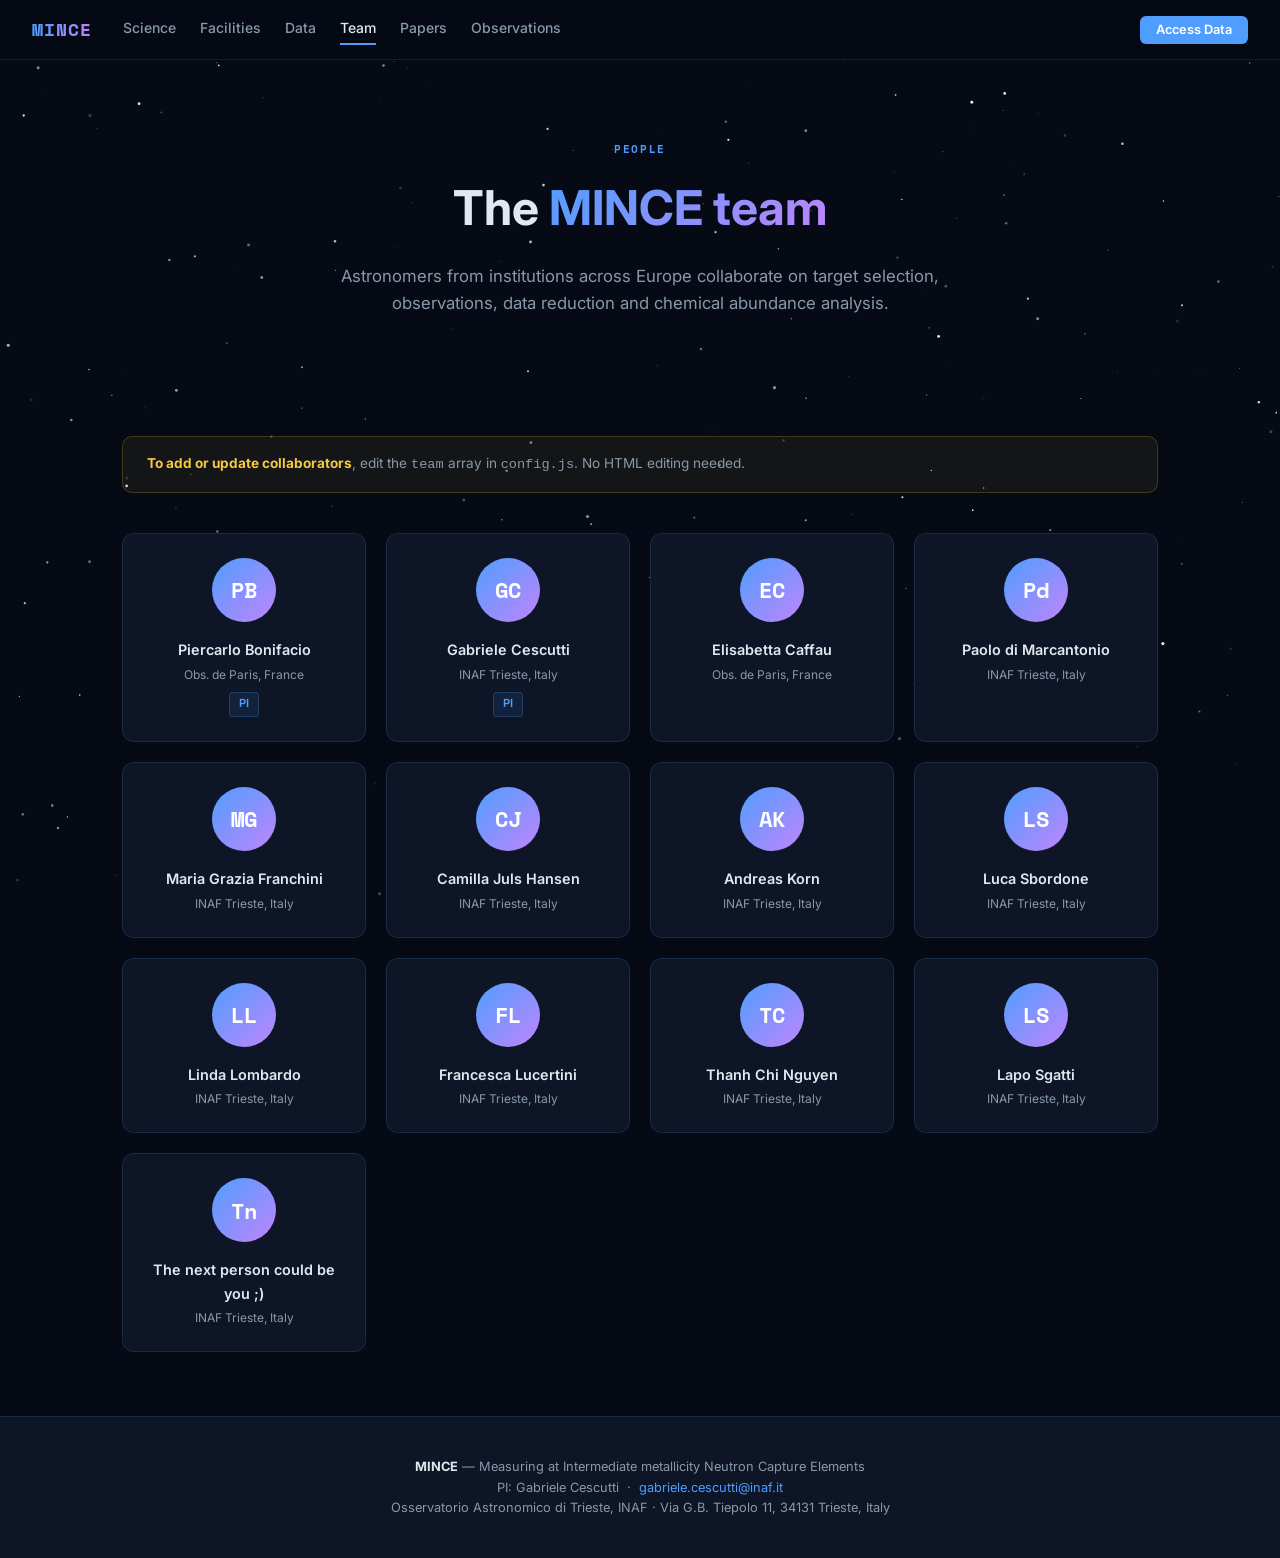
<file: team.html>
<!DOCTYPE html>
<html lang="en">
<head>
<meta charset="UTF-8">
<meta name="viewport" content="width=device-width, initial-scale=1.0">
<title>Team — MINCE</title>
<link rel="stylesheet" href="style.css">
<style>
#team-grid {
  display:grid; grid-template-columns:repeat(4,1fr); gap:1.25rem;
}
.team-card {
  background:var(--surface); border:1px solid var(--border); border-radius:12px;
  padding:1.5rem 1.25rem; text-align:center; transition:border-color .2s;
}
.team-card:hover { border-color:var(--accent2); }
.team-avatar {
  width:64px; height:64px; border-radius:50%;
  background:linear-gradient(135deg,var(--accent),var(--accent2));
  display:flex; align-items:center; justify-content:center;
  font-size:1.4rem; margin:0 auto 1rem; font-weight:700; color:#fff;
  font-family:'Space Mono',monospace;
}
.team-name { font-size:.9rem; font-weight:600; margin-bottom:.3rem; }
.team-inst { font-size:.75rem; color:var(--muted); line-height:1.5; }
.team-role {
  display:inline-block; margin-top:.5rem;
  padding:.15rem .55rem; border-radius:4px; font-size:.7rem; font-weight:600;
  background:rgba(79,158,255,.1); border:1px solid rgba(79,158,255,.2); color:var(--accent);
}
.edit-hint {
  background:rgba(245,200,66,.06); border:1px solid rgba(245,200,66,.2);
  border-radius:10px; padding:1rem 1.5rem; font-size:.85rem; color:var(--muted);
  margin-bottom:2.5rem;
}
.edit-hint strong { color:var(--gold); }
@media (max-width:900px) { #team-grid { grid-template-columns:repeat(2,1fr); } }
@media (max-width:500px)  { #team-grid { grid-template-columns:1fr; } }
</style>
</head>
<body>
<canvas id="starfield"></canvas>

<nav>
  <a href="index.html" class="nav-logo">MINCE</a>
  <div class="nav-links">
    <a href="science.html">Science</a>
    <a href="facilities.html">Facilities</a>
    <a href="data.html">Data</a>
    <a href="team.html">Team</a>
    <a href="papers.html">Papers</a>
    <a href="observations.html">Observations</a>
  </div>
  <div class="nav-right"><a href="data.html" class="btn-sm">Access Data</a></div>
</nav>

<div class="page-header">
  <div class="section-tag">People</div>
  <h1>The <span class="hl">MINCE team</span></h1>
  <p>Astronomers from institutions across Europe collaborate on target selection, observations, data reduction and chemical abundance analysis.</p>
</div>

<section>
  <div class="section-inner">
    <div class="edit-hint">
      <strong>To add or update collaborators</strong>, edit the <code>team</code> array in <code>config.js</code>.
      No HTML editing needed.
    </div>
    <div id="team-grid"><!-- filled by JS --></div>
  </div>
</section>

<footer>
  <strong>MINCE</strong> — Measuring at Intermediate metallicity Neutron Capture Elements<br>
  PI: Gabriele Cescutti &nbsp;·&nbsp; <a href="mailto:gabriele.cescutti@inaf.it">gabriele.cescutti@inaf.it</a><br>
  Osservatorio Astronomico di Trieste, INAF · Via G.B. Tiepolo 11, 34131 Trieste, Italy
</footer>

<script src="config.js"></script>
<script src="nav.js"></script>
<script>
const grid = document.getElementById('team-grid');
MINCE.team.forEach(p => {
  const initials = p.name.split(' ').map(w=>w[0]).slice(0,2).join('');
  grid.innerHTML += `
  <div class="team-card">
    <div class="team-avatar">${initials}</div>
    <div class="team-name">${p.name}</div>
    <div class="team-inst">${p.inst}</div>
    ${p.role ? `<div class="team-role">${p.role}</div>` : ''}
  </div>`;
});
</script>
</body>
</html>
</file>
<file: style.css>
/* ── MINCE shared stylesheet ── */
@import url('https://fonts.googleapis.com/css2?family=Inter:wght@300;400;500;600;700&family=Space+Mono:wght@400;700&display=swap');

:root {
  --bg:       #060a14;
  --surface:  #0d1526;
  --surface2: #1a2540;
  --accent:   #4f9eff;
  --accent2:  #c084fc;
  --gold:     #f5c842;
  --text:     #e2e8f0;
  --muted:    #8899aa;
  --border:   rgba(79,158,255,0.15);
  --radius:   10px;
}
* { box-sizing:border-box; margin:0; padding:0; }
html { scroll-behavior:smooth; }
body { background:var(--bg); color:var(--text); font-family:'Inter',sans-serif; line-height:1.6; }

/* ── Starfield ── */
#starfield { position:fixed; inset:0; pointer-events:none; z-index:0; }

/* ── Nav ── */
nav {
  position:sticky; top:0; z-index:100;
  background:rgba(6,10,20,0.88); backdrop-filter:blur(14px);
  border-bottom:1px solid var(--border);
  padding:0 2rem; display:flex; align-items:center; gap:2rem; height:60px;
}
.nav-logo {
  font-family:'Space Mono',monospace; font-size:1.1rem; font-weight:700;
  background:linear-gradient(90deg,var(--accent),var(--accent2));
  -webkit-background-clip:text; -webkit-text-fill-color:transparent;
  letter-spacing:.05em; text-decoration:none;
}
.nav-links { display:flex; gap:1.5rem; }
.nav-links a {
  color:var(--muted); text-decoration:none; font-size:.875rem; font-weight:500;
  transition:color .2s; padding:.2rem 0; border-bottom:2px solid transparent;
}
.nav-links a:hover, .nav-links a.active { color:var(--text); border-bottom-color:var(--accent); }
.nav-right { margin-left:auto; }
.btn-sm {
  padding:.4rem 1rem; border-radius:6px; font-size:.8rem; font-weight:600;
  background:var(--accent); color:#fff; text-decoration:none; transition:background .2s;
}
.btn-sm:hover { background:#3a8ff0; }

/* ── Page header ── */
.page-header {
  position:relative; z-index:1;
  padding:5rem 2rem 3.5rem; text-align:center;
}
.page-header .section-tag { margin-bottom:.75rem; }
.page-header h1 { font-size:clamp(2rem,4vw,3rem); font-weight:700; margin-bottom:1rem; }
.page-header p { font-size:1.05rem; color:var(--muted); max-width:680px; margin:0 auto; }

/* ── Shared text elements ── */
.section-tag {
  font-family:'Space Mono',monospace; font-size:.7rem; font-weight:700;
  color:var(--accent); letter-spacing:.15em; text-transform:uppercase; margin-bottom:.75rem;
}
h2 { font-size:clamp(1.5rem,3vw,2.1rem); font-weight:700; margin-bottom:1rem; }
.lead { font-size:1.05rem; color:var(--muted); max-width:700px; margin-bottom:2.5rem; }
.hl { background:linear-gradient(135deg,var(--accent),var(--accent2));
  -webkit-background-clip:text; -webkit-text-fill-color:transparent; }

section { position:relative; z-index:1; }
.section-inner { max-width:1100px; margin:0 auto; padding:4rem 2rem; }
.alt-bg { background:var(--surface); }

/* ── Buttons ── */
.btn-primary {
  display:inline-flex; align-items:center; gap:.5rem;
  padding:.7rem 1.75rem; border-radius:8px; font-weight:600; font-size:.9rem;
  background:linear-gradient(135deg,var(--accent),#7c3aed);
  color:#fff; text-decoration:none; transition:opacity .2s;
}
.btn-primary:hover { opacity:.85; }
.btn-outline {
  display:inline-flex; align-items:center; gap:.5rem;
  padding:.7rem 1.75rem; border-radius:8px; font-weight:600; font-size:.9rem;
  border:1px solid var(--border); color:var(--text); text-decoration:none;
  background:rgba(255,255,255,.03); transition:border-color .2s, background .2s;
}
.btn-outline:hover { border-color:var(--accent); background:rgba(79,158,255,.07); }
.btns { display:flex; gap:.75rem; flex-wrap:wrap; }

/* ── Cards ── */
.card {
  background:var(--surface); border:1px solid var(--border); border-radius:12px;
  padding:1.75rem; transition:border-color .2s, transform .2s;
}
.card:hover { border-color:var(--accent); transform:translateY(-3px); }
.card-icon {
  width:44px; height:44px; border-radius:10px;
  background:rgba(79,158,255,.1); border:1px solid rgba(79,158,255,.2);
  display:flex; align-items:center; justify-content:center; font-size:1.3rem; margin-bottom:1rem;
}
.card h3 { font-size:1rem; font-weight:600; margin-bottom:.5rem; }
.card p  { font-size:.875rem; color:var(--muted); line-height:1.65; }

/* ── Grid helpers ── */
.grid-3 { display:grid; grid-template-columns:repeat(3,1fr); gap:1.5rem; }
.grid-2 { display:grid; grid-template-columns:repeat(2,1fr); gap:1.5rem; }
.grid-4 { display:grid; grid-template-columns:repeat(4,1fr); gap:1.25rem; }

/* ── Tags ── */
.tag-row { display:flex; flex-wrap:wrap; gap:.5rem; margin-bottom:1.25rem; }
.tag {
  padding:.2rem .6rem; border-radius:5px; font-size:.72rem; font-weight:600;
  background:rgba(79,158,255,.1); border:1px solid rgba(79,158,255,.2); color:var(--accent);
}
.tag.purple { background:rgba(192,132,252,.1); border-color:rgba(192,132,252,.2); color:var(--accent2); }
.tag.gold   { background:rgba(245,200,66,.1);  border-color:rgba(245,200,66,.2);  color:var(--gold); }

/* ── Footer ── */
footer {
  position:relative; z-index:1;
  background:var(--surface); border-top:1px solid var(--border);
  padding:2.5rem 2rem; text-align:center; font-size:.8rem; color:var(--muted);
}
footer strong { color:var(--text); }
footer a { color:var(--accent); text-decoration:none; }

/* ── Stats bar ── */
.stats-bar {
  position:relative; z-index:1;
  display:grid; grid-template-columns:repeat(4,1fr);
  background:var(--surface);
  border-top:1px solid var(--border); border-bottom:1px solid var(--border);
}
.stat-item { padding:1.5rem 2rem; text-align:center; border-right:1px solid var(--border); }
.stat-item:last-child { border-right:none; }
.stat-num {
  font-size:2rem; font-weight:700; font-family:'Space Mono',monospace;
  background:linear-gradient(135deg,var(--accent),var(--accent2));
  -webkit-background-clip:text; -webkit-text-fill-color:transparent;
}
.stat-label { font-size:.75rem; color:var(--muted); text-transform:uppercase; letter-spacing:.08em; margin-top:.25rem; }

/* ── Responsive ── */
@media (max-width:768px) {
  .grid-3, .grid-4 { grid-template-columns:1fr; }
  .grid-2 { grid-template-columns:1fr; }
  .stats-bar { grid-template-columns:1fr 1fr; }
  nav .nav-links { display:none; }
}
</file>
